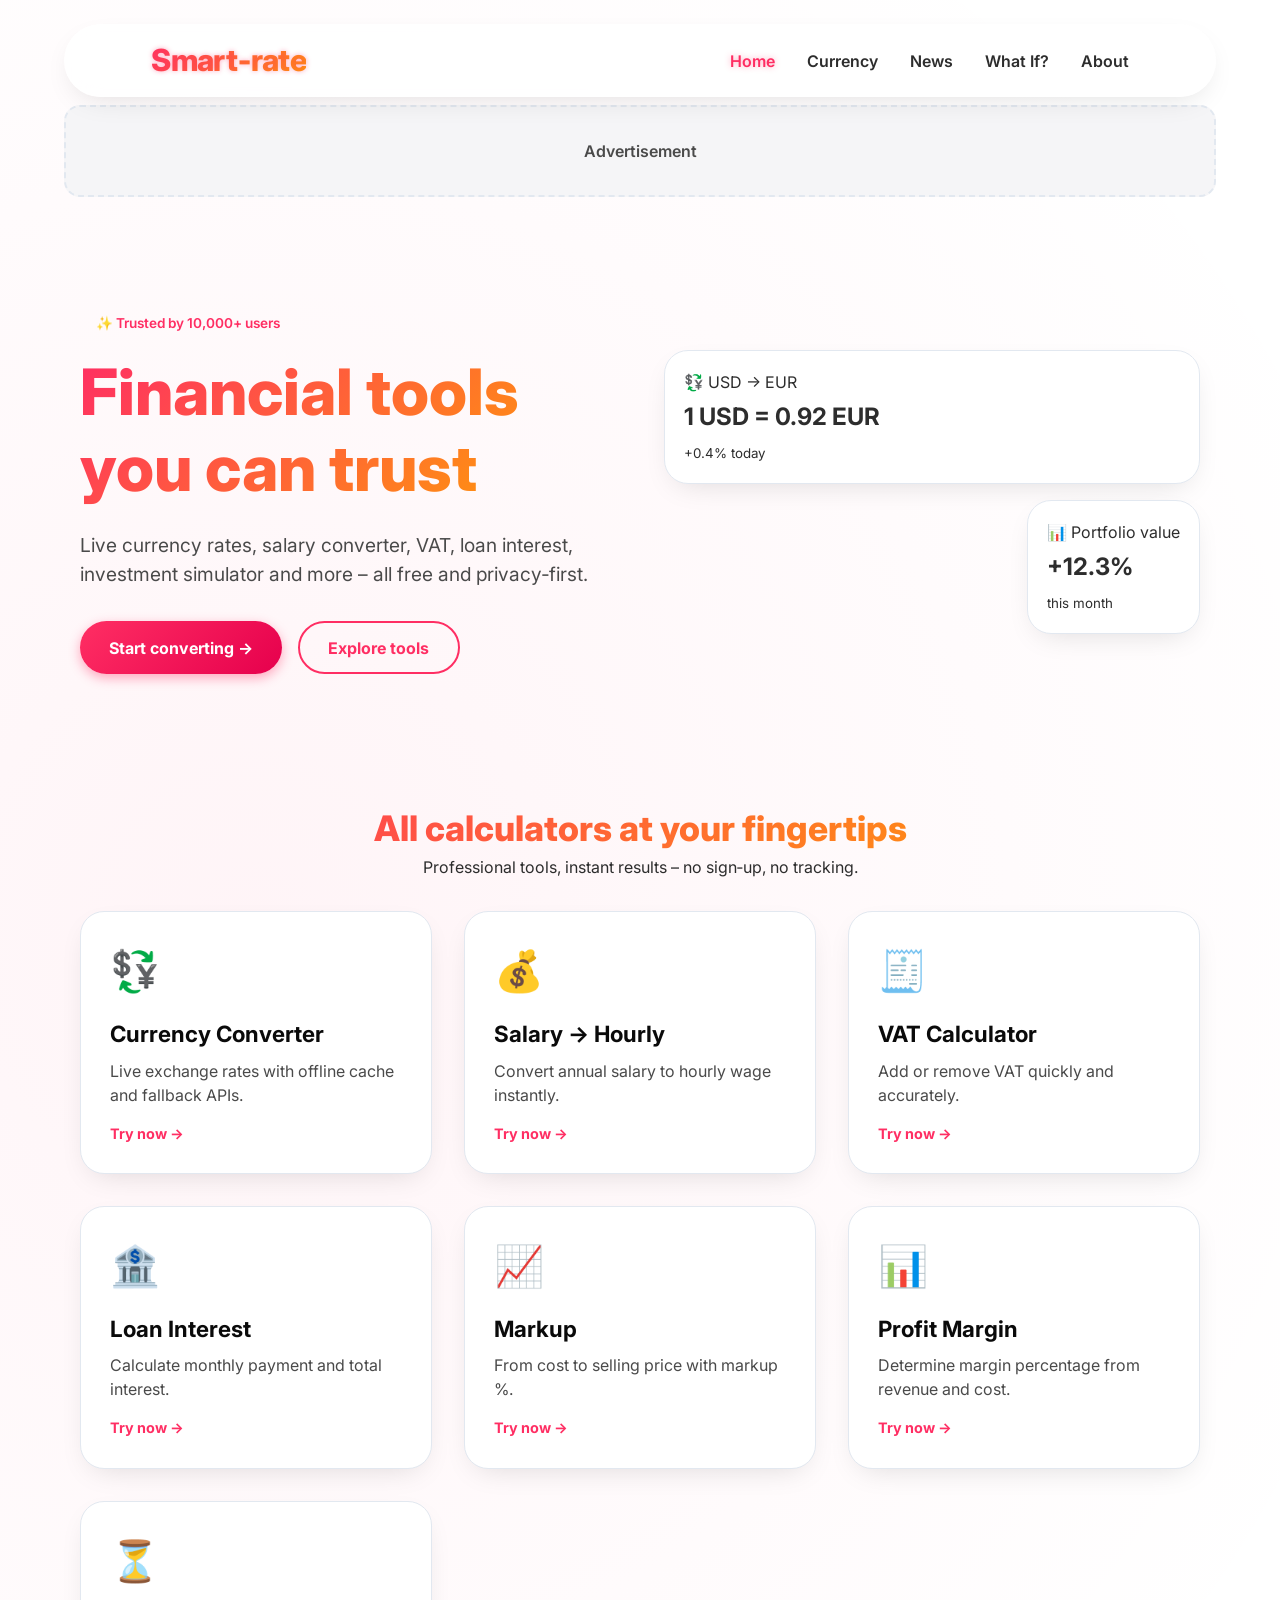
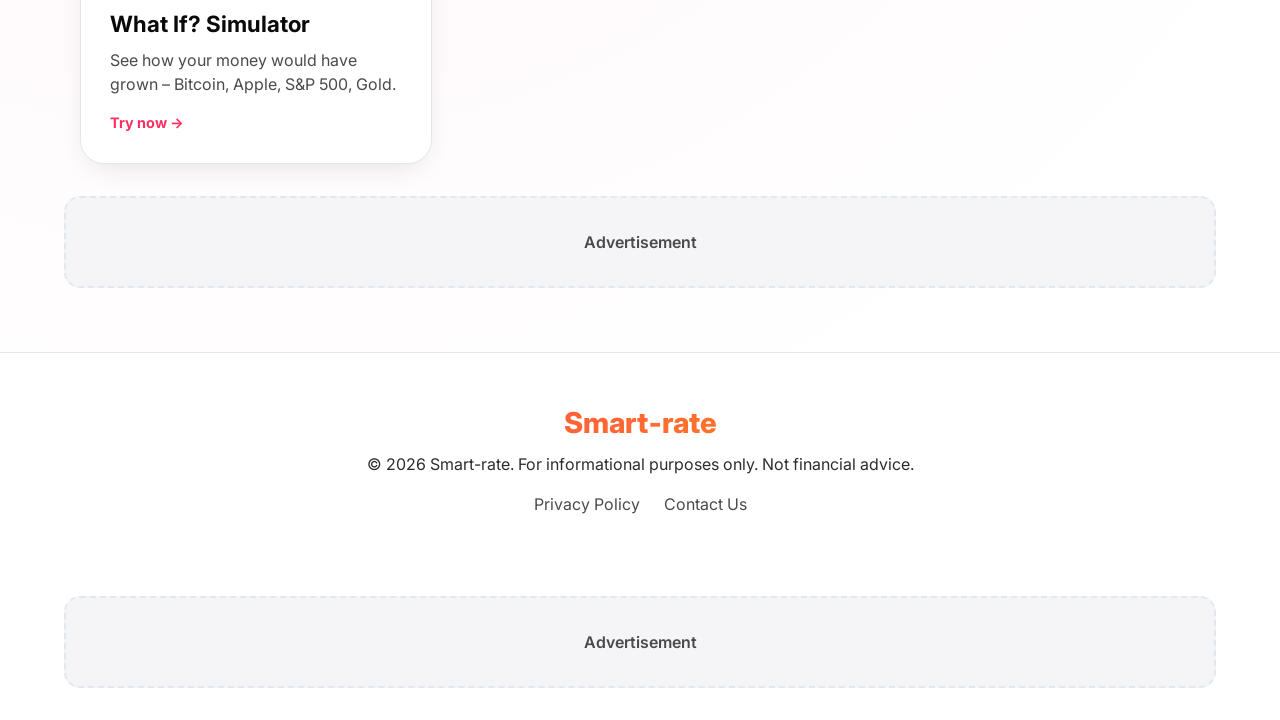
<file: index.html>
<!DOCTYPE html>
<html lang="en">
<head>
    <meta charset="UTF-8">
    <meta name="viewport" content="width=device-width, initial-scale=1.0, viewport-fit=cover">
    <title>Smart-rate – Intelligent Financial Tools</title>
    <meta name="description" content="Smart-rate: free currency converter, salary to hourly, VAT, loan interest, markup, profit margin and investment simulator. Clean, fast, privacy-first.">
    <link rel="canonical" href="https://www.smart-rate.com/">
    <meta property="og:title" content="Smart-rate – Financial Tools">
    <meta property="og:description" content="Free currency converter, financial calculators and investment simulator.">
    <meta name="keywords" content="currency converter, financial calculators, salary to hourly, VAT calculator, loan interest calculator, markup calculator, profit margin, investment simulator, crypto news, free finance tools">
    <meta property="og:type" content="website">
    <meta property="og:url" content="https://www.smart-rate.com/">
    <meta property="og:image" content="https://www.smart-rate.com/assets/og-image.png">
    <!-- ADSENSE_VERIFICATION_CODE_HERE -->
    <link rel="preconnect" href="https://fonts.googleapis.com">
    <link rel="preconnect" href="https://fonts.gstatic.com" crossorigin>
    <link href="https://fonts.googleapis.com/css2?family=Inter:opsz,wght@14..32,300;14..32,400;14..32,500;14..32,600;14..32,700;14..32,800&display=swap" rel="stylesheet">
    <link rel="stylesheet" href="style.css">
</head>
<body>
   

    <header>
        <div class="container header-container">
            <div class="brand">Smart‑rate</div>
            <nav class="main-nav">
                <ul>
                    <li><a href="index.html" class="active">Home</a></li>
                    <li><a href="currency.html">Currency</a></li>
                    <li><a href="news.html">News</a></li>
                    <li><a href="whatif.html">What If?</a></li>
                    <li><a href="about.html">About</a></li>
                </ul>
            </nav>
            <div class="kebab-menu">
                <button class="kebab-button" id="kebabToggle" aria-label="Menu">☰</button>
                <div class="dropdown-content" id="kebabDropdown">
                    <a href="index.html">Home</a>
                    <a href="currency.html">Currency</a>
                    <a href="news.html">News</a>
                    <a href="whatif.html">What If?</a>
                    <a href="about.html">About</a>
                    <a href="privacy.html">Privacy</a>
                    <a href="contact.html">Contact</a>
                </div>
            </div>
        </div>
    </header>

    <main>
        <div class="ad-container"><div class="ad-placeholder ad-top">Advertisement</div></div>

        <section class="hero">
            <div class="container hero-inner">
                <div class="hero-content">
                    <span class="hero-badge">✨ Trusted by 10,000+ users</span>
                    <h1>Financial tools you can trust</h1>
                    <p>Live currency rates, salary converter, VAT, loan interest, investment simulator and more – all free and privacy‑first.</p>
                    <div class="hero-buttons">
                        <a href="currency.html" class="btn btn-primary">Start converting →</a>
                        <a href="#features" class="btn btn-secondary">Explore tools</a>
                    </div>
                </div>
                <div class="hero-visual">
                    <div class="floating-card">
                        <span>💱 USD → EUR</span>
                        <strong>1 USD = 0.92 EUR</strong>
                        <small>+0.4% today</small>
                    </div>
                    <div class="floating-card delay-1">
                        <span>📊 Portfolio value</span>
                        <strong>+12.3%</strong>
                        <small>this month</small>
                    </div>
                </div>
            </div>
        </section>

        <section id="features" class="features container">
            <div class="section-header">
                <h2>All calculators at your fingertips</h2>
                <p>Professional tools, instant results – no sign‑up, no tracking.</p>
            </div>
            <div class="card-grid">
                <div class="card"><div class="card-icon">💱</div><h3><a href="currency.html">Currency Converter</a></h3><p>Live exchange rates with offline cache and fallback APIs.</p><a href="currency.html" class="card-link">Try now →</a></div>
                <div class="card"><div class="card-icon">💰</div><h3><a href="salary.html">Salary → Hourly</a></h3><p>Convert annual salary to hourly wage instantly.</p><a href="salary.html" class="card-link">Try now →</a></div>
                <div class="card"><div class="card-icon">🧾</div><h3><a href="vat.html">VAT Calculator</a></h3><p>Add or remove VAT quickly and accurately.</p><a href="vat.html" class="card-link">Try now →</a></div>
                <div class="card"><div class="card-icon">🏦</div><h3><a href="loan.html">Loan Interest</a></h3><p>Calculate monthly payment and total interest.</p><a href="loan.html" class="card-link">Try now →</a></div>
                <div class="card"><div class="card-icon">📈</div><h3><a href="markup.html">Markup</a></h3><p>From cost to selling price with markup %.</p><a href="markup.html" class="card-link">Try now →</a></div>
                <div class="card"><div class="card-icon">📊</div><h3><a href="margin.html">Profit Margin</a></h3><p>Determine margin percentage from revenue and cost.</p><a href="margin.html" class="card-link">Try now →</a></div>
                <div class="card"><div class="card-icon">⏳</div><h3><a href="whatif.html">What If? Simulator</a></h3><p>See how your money would have grown – Bitcoin, Apple, S&P 500, Gold.</p><a href="whatif.html" class="card-link">Try now →</a></div>
            </div>
        </section>


        <div class="ad-container"><div class="ad-placeholder ad-middle">Advertisement</div></div>
    </main>

    <footer>
        <div class="container footer-content">
            <div class="footer-brand">Smart‑rate</div>
            <p>&copy; 2025 Smart-rate. For informational purposes only. Not financial advice.</p>
            <div class="footer-links">
                <a href="privacy.html">Privacy Policy</a>
                <a href="contact.html">Contact Us</a>
            </div>
        </div>
    </footer>

    <div class="ad-container"><div class="ad-placeholder ad-bottom">Advertisement</div></div>

    <script src="main.js"></script>
</body>
</html>
</file>
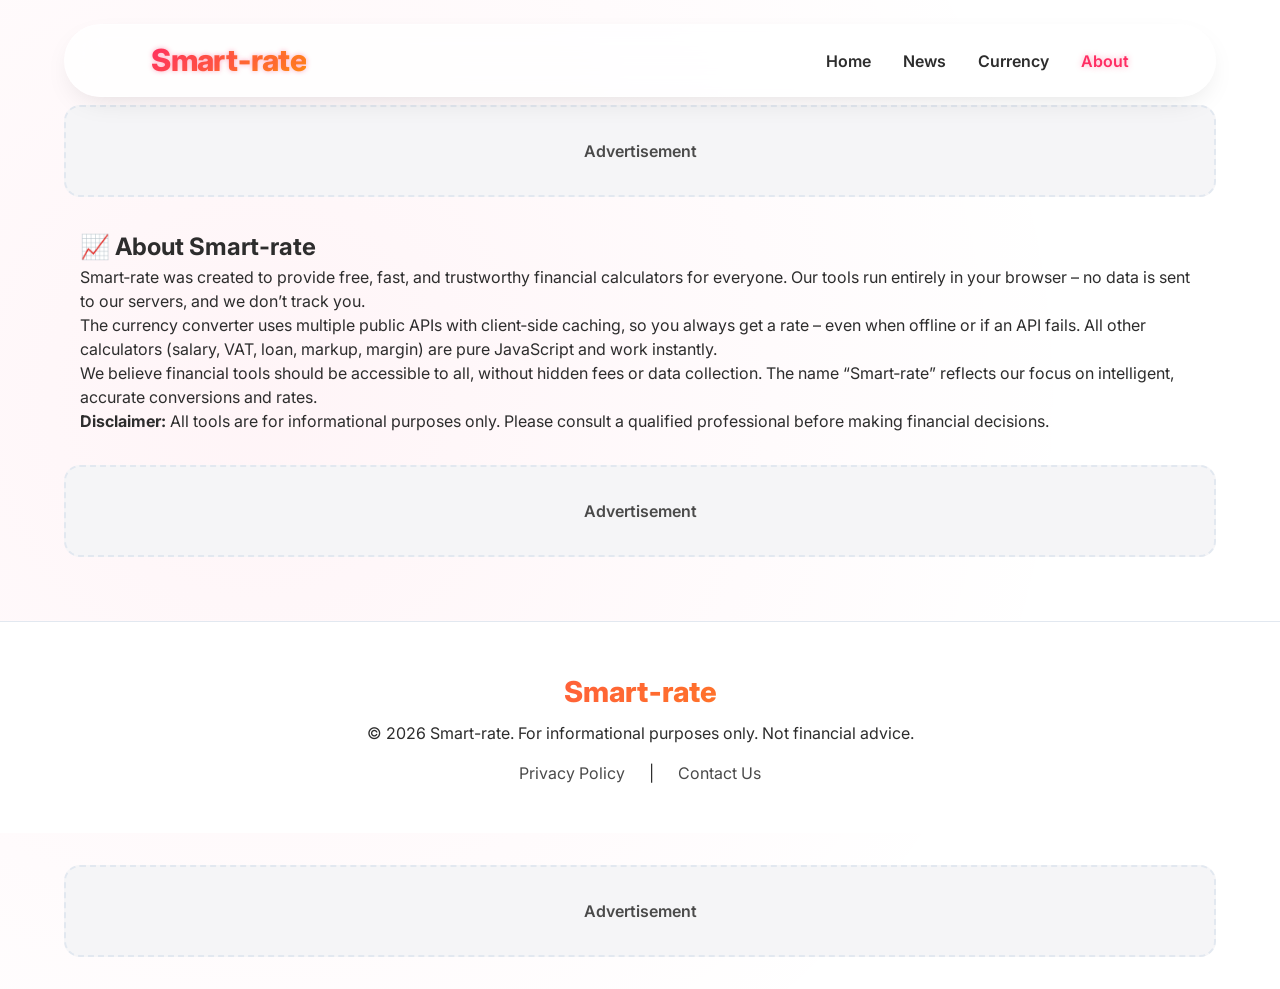
<file: about.html>
<!DOCTYPE html>
<html lang="en">
<head>
    <meta charset="UTF-8">
    <meta name="viewport" content="width=device-width, initial-scale=1.0, viewport-fit=cover">
    <title>About Smart-rate – Our Mission</title>
    <meta name="description" content="Learn about Smart-rate: free financial calculators, currency converter, and our commitment to privacy and accuracy.">
    <link rel="canonical" href="https://www.smart-rate.com/about.html">
    <meta property="og:title" content="About Smart-rate">
    <meta property="og:description" content="Free financial tools with a privacy-first approach.">
    <meta name="keywords" content="currency converter, financial calculators, salary to hourly, VAT calculator, loan interest calculator, markup calculator, profit margin, investment simulator, crypto news, free finance tools">
    <!-- ADSENSE_VERIFICATION_CODE_HERE -->
    <link rel="stylesheet" href="style.css">
    <link href="https://fonts.googleapis.com/css2?family=Inter:opsz,wght@14..32,300;14..32,400;14..32,500;14..32,600;14..32,700;14..32,800&display=swap" rel="stylesheet">
</head>
<body>

    <header>
        <div class="container header-container">
            <div class="brand">Smart‑rate</div>
            <nav class="main-nav">
                <ul>
                  
                    <li><a href="index.html">Home</a></li>
                    <li><a href="news.html">News</a></li>
                    <li><a href="currency.html">Currency</a></li>
                    <li><a href="about.html" class="active">About</a></li>
                </ul>
            </nav>
            <div class="kebab-menu">
                <button class="kebab-button" id="kebabToggle" aria-label="Menu">☰</button>
                <div class="dropdown-content" id="kebabDropdown">
                    <li><a href="index.html">Home</a></li>
                    <a href="news.html">News</a>
                    <a href="about.html">About</a>
                    <a href="privacy.html">Privacy</a>
                    <a href="contact.html">Contact</a>
                </div>
            </div>
        </div>
    </header>

    <main>
        <div class="ad-container"><div class="ad-placeholder ad-top">Advertisement</div></div>

        <section class="container about-content">
            <h1>📈 About Smart-rate</h1>
            <p>Smart‑rate was created to provide free, fast, and trustworthy financial calculators for everyone. Our tools run entirely in your browser – no data is sent to our servers, and we don’t track you.</p>
            <p>The currency converter uses multiple public APIs with client‑side caching, so you always get a rate – even when offline or if an API fails. All other calculators (salary, VAT, loan, markup, margin) are pure JavaScript and work instantly.</p>
            <p>We believe financial tools should be accessible to all, without hidden fees or data collection. The name “Smart‑rate” reflects our focus on intelligent, accurate conversions and rates.</p>
            <p><strong>Disclaimer:</strong> All tools are for informational purposes only. Please consult a qualified professional before making financial decisions.</p>
        </section>

        <div class="ad-container"><div class="ad-placeholder ad-middle">Advertisement</div></div>
    </main>

    <footer>
        <div class="container footer-content">
            <div class="footer-brand">Smart‑rate</div>
            <p>&copy; 2025 Smart-rate. For informational purposes only. Not financial advice.</p>
            <div class="footer-links">
                <a href="privacy.html">Privacy Policy</a> | 
                <a href="contact.html">Contact Us</a>
            </div>
        </div>
    </footer>

    <div class="ad-container"><div class="ad-placeholder ad-bottom">Advertisement</div></div>

    <script src="main.js"></script>
</body>
</html>
</file>
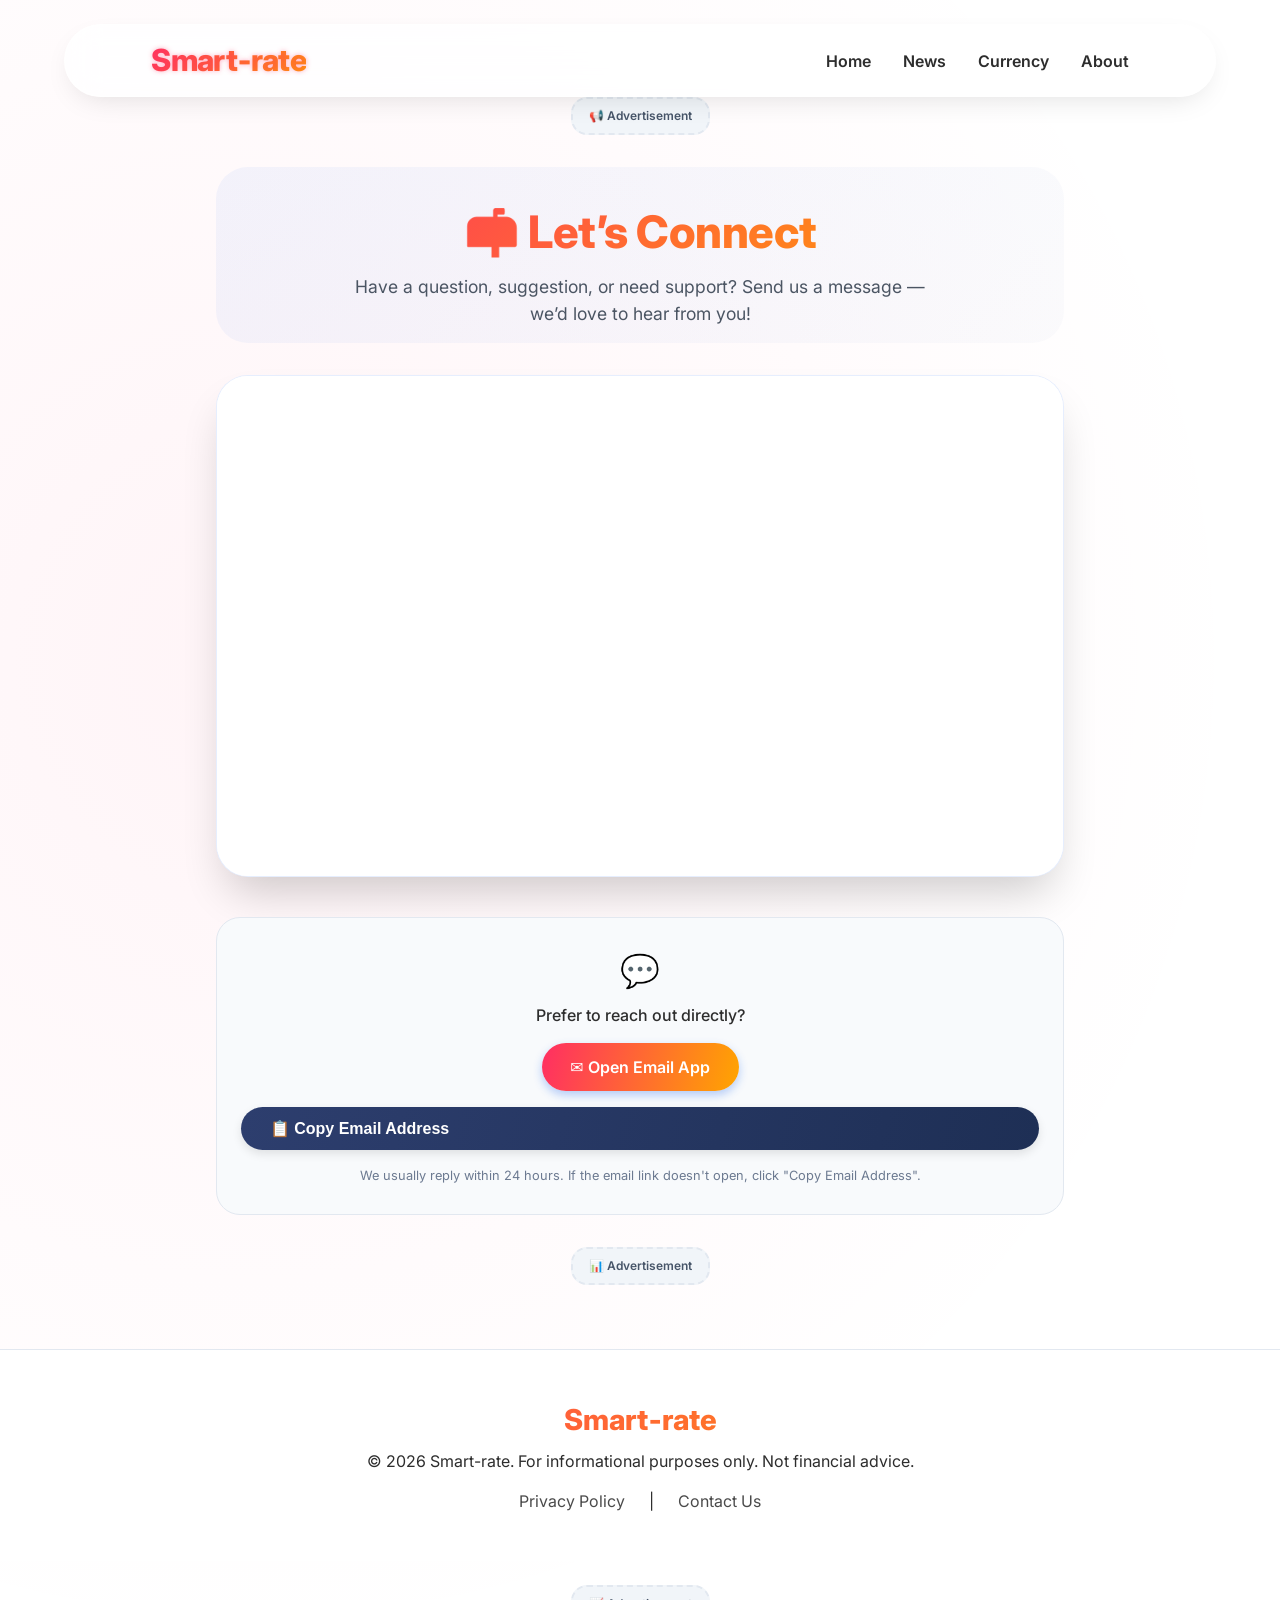
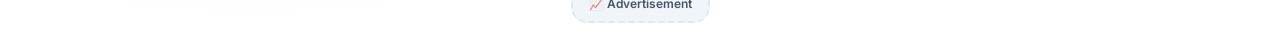
<file: contact.html>
<!DOCTYPE html>
<html lang="en">
<head>
    <meta charset="UTF-8">
    <meta name="viewport" content="width=device-width, initial-scale=1.0, viewport-fit=cover">
    <title>Contact Us – Smart-rate</title>
    <meta name="description" content="Get in touch with Smart-rate. Use our contact form to send us your questions or feedback.">
    <link rel="canonical" href="https://www.smart-rate.com/contact.html">
    <meta property="og:title" content="Contact Us – Smart-rate">
    <meta property="og:description" content="We'd love to hear from you.">
    <meta name="keywords" content="currency converter, financial calculators, salary to hourly, VAT calculator, loan interest calculator, markup calculator, profit margin, investment simulator, crypto news, free finance tools">
    <!-- ADSENSE_VERIFICATION_CODE_HERE -->
    <link rel="stylesheet" href="style.css">
    <link href="https://fonts.googleapis.com/css2?family=Inter:opsz,wght@14..32,300;14..32,400;14..32,500;14..32,600;14..32,700;14..32,800&display=swap" rel="stylesheet">
    <style>
        /* Additional modern styling for the contact page – enhances without breaking existing */
        .contact-hero {
            text-align: center;
            margin-bottom: 2rem;
            padding: 2rem 1rem 1rem;
            background: linear-gradient(135deg, rgba(15, 94, 240, 0.05), rgba(30, 58, 138, 0.02));
            border-radius: 2rem;
        }
        .contact-hero h1 {
            font-size: 2.8rem;
            font-weight: 800;
            background:linear-gradient(135deg, var(--primary), var(--accent));
            -webkit-background-clip: text;
            background-clip: text;
            color: transparent;
            margin-bottom: 0.5rem;
            letter-spacing: -0.01em;
        }
        .contact-hero p {
            font-size: 1.1rem;
            color: #4b5563;
            max-width: 600px;
            margin: 0 auto;
            line-height: 1.5;
        }
        .contact-card {
            background: #ffffff;
            border-radius: 2rem;
            box-shadow: 0 25px 45px -12px rgba(0, 0, 0, 0.2);
            overflow: hidden;
            transition: transform 0.2s ease, box-shadow 0.2s ease;
            border: 1px solid rgba(15, 94, 240, 0.1);
        }
        .contact-card:hover {
            transform: translateY(-5px);
            box-shadow: 0 30px 55px -12px rgba(0, 0, 0, 0.25);
        }
        .form-iframe {
            width: 100%;
            height: 500px;
            border: none;
            display: block;
            background: #fff;
        }
        .email-section {
            margin-top: 2.5rem;
            text-align: center;
            background: #f8fafc;
            padding: 1.8rem 1.5rem;
            border-radius: 1.5rem;
            border: 1px solid #e2e8f0;
            transition: all 0.2s;
        }
        .email-section:hover {
            border-color: #0f5ef0;
            box-shadow: 0 8px 20px rgba(0, 0, 0, 0.05);
        }
        .email-icon {
            font-size: 2rem;
            margin-bottom: 0.5rem;
            display: inline-block;
        }
        .email-actions {
            display: flex;
            flex-wrap: wrap;
            justify-content: center;
            gap: 1rem;
            margin-top: 1rem;
        }
        .email-link, .copy-email-btn {
            display: inline-flex;
            align-items: center;
            gap: 0.5rem;
            background: linear-gradient(105deg, var(--primary), var(--accent));
            color: white;
            padding: 0.75rem 1.8rem;
            border-radius: 3rem;
            text-decoration: none;
            font-weight: 600;
            font-size: 1rem;
            transition: all 0.2s;
            box-shadow: 0 4px 10px rgba(15, 94, 240, 0.3);
            border: none;
            cursor: pointer;
        }
        .copy-email-btn {
            background: linear-gradient(105deg, #2d3e6e, #1e2f55);
            box-shadow: 0 4px 10px rgba(0, 0, 0, 0.1);
        }
        .email-link:hover, .copy-email-btn:hover {
            transform: translateY(-2px);
            filter: brightness(1.05);
            box-shadow: 0 8px 18px rgba(15, 94, 240, 0.4);
        }
        .copy-email-btn:hover {
            box-shadow: 0 8px 18px rgba(0, 0, 0, 0.15);
        }
        .copy-feedback {
            font-size: 0.8rem;
            margin-top: 0.8rem;
            color: #0f5ef0;
            font-weight: 500;
            opacity: 0;
            transition: opacity 0.2s;
        }
        .help-text-small {
            font-size: 0.8rem;
            color: #6c7a91;
            margin-top: 1rem;
        }
        @media (max-width: 640px) {
            .contact-hero h1 { font-size: 2rem; }
            .contact-hero p { font-size: 1rem; }
            .email-actions { flex-direction: column; align-items: center; }
            .email-link, .copy-email-btn { width: 80%; justify-content: center; }
        }
        .ad-container {
            margin: 1.5rem auto;
            text-align: center;
        }
        .ad-placeholder {
            display: inline-block;
            background: #f1f5f9;
            padding: 0.5rem 1rem;
            border-radius: 1rem;
            font-size: 0.75rem;
            color: #475569;
        }
    </style>
</head>
<body>

    <header>
        <div class="container header-container">
            <div class="brand">Smart‑rate</div>
            <nav class="main-nav">
                <ul>
                    <li><a href="index.html">Home</a></li>
                    <li><a href="news.html">News</a></li>
                    <li><a href="currency.html">Currency</a></li>
                    <li><a href="about.html">About</a></li>
                </ul>
            </nav>
            <div class="kebab-menu">
                <button class="kebab-button" id="kebabToggle" aria-label="Menu">☰</button>
                <div class="dropdown-content" id="kebabDropdown">
                    <li><a href="index.html">Home</a></li>
                    <a href="news.html">News</a>
                    <a href="whatif.html"> What if?</a>
                    <a href="about.html">About</a>
                    <a href="privacy.html">Privacy</a>
                    <a href="contact.html">Contact</a>
                </div>
            </div>
        </div>
    </header>

    <main>
        <!-- AD_UNIT_TOP -->
        <div class="ad-container"><div class="ad-placeholder ad-top">📢 Advertisement</div></div>

        <section class="container" style="max-width: 880px; margin: 2rem auto; padding: 0 1rem;">
            <div class="contact-hero">
                <h1>📬 Let’s Connect</h1>
                <p>Have a question, suggestion, or need support? Send us a message — we’d love to hear from you!</p>
            </div>

            <div class="contact-card">
                <iframe class="form-iframe" 
                        src="https://docs.google.com/forms/d/e/1FAIpQLSf4TpMv0Fe0uz89ToiiHpSOrl8ENUjW6ib-OUjvIMC5exZP5g/viewform?embedded=true" 
                        title="Contact Form"
                        loading="lazy">
                    Loading…
                </iframe>
            </div>

            <div class="email-section">
                <div class="email-icon">💬</div>
                <p style="font-weight: 500; margin-bottom: 0.5rem;">Prefer to reach out directly?</p>
                <div class="email-actions">
                    <a href="mailto:smartrate899@gmail.com" class="email-link">✉️ Open Email App</a>
                    <button class="copy-email-btn" id="copyEmailBtn">📋 Copy Email Address</button>
                </div>
                <div id="copyFeedback" class="copy-feedback"></div>
                <p class="help-text-small">We usually reply within 24 hours. If the email link doesn't open, click "Copy Email Address".</p>
            </div>
        </section>

        <!-- AD_UNIT_MIDDLE -->
        <div class="ad-container"><div class="ad-placeholder ad-middle">📊 Advertisement</div></div>
    </main>

    <footer>
        <div class="container footer-content">
            <div class="footer-brand">Smart‑rate</div>
            <p>&copy; 2025 Smart-rate. For informational purposes only. Not financial advice.</p>
            <div class="footer-links">
                <a href="privacy.html">Privacy Policy</a> | 
                <a href="contact.html">Contact Us</a>
            </div>
        </div>
    </footer>

    <div class="ad-container"><div class="ad-placeholder ad-bottom">📈 Advertisement</div></div>

    <script src="main.js"></script>
    <script>
        // Make email copy functional without breaking existing main.js
        (function() {
            const copyBtn = document.getElementById('copyEmailBtn');
            const feedback = document.getElementById('copyFeedback');
            const email = 'smartrate899@gmail.com';
            
            if (copyBtn) {
                copyBtn.addEventListener('click', async function() {
                    try {
                        await navigator.clipboard.writeText(email);
                        feedback.textContent = '✅ Email copied to clipboard!';
                        feedback.style.opacity = '1';
                        setTimeout(() => {
                            feedback.style.opacity = '0';
                        }, 2000);
                    } catch (err) {
                        // Fallback for older browsers
                        const textarea = document.createElement('textarea');
                        textarea.value = email;
                        document.body.appendChild(textarea);
                        textarea.select();
                        document.execCommand('copy');
                        document.body.removeChild(textarea);
                        feedback.textContent = '✅ Email copied!';
                        feedback.style.opacity = '1';
                        setTimeout(() => {
                            feedback.style.opacity = '0';
                        }, 2000);
                    }
                });
            }
        })();
    </script>
</body>
</html>
</file>
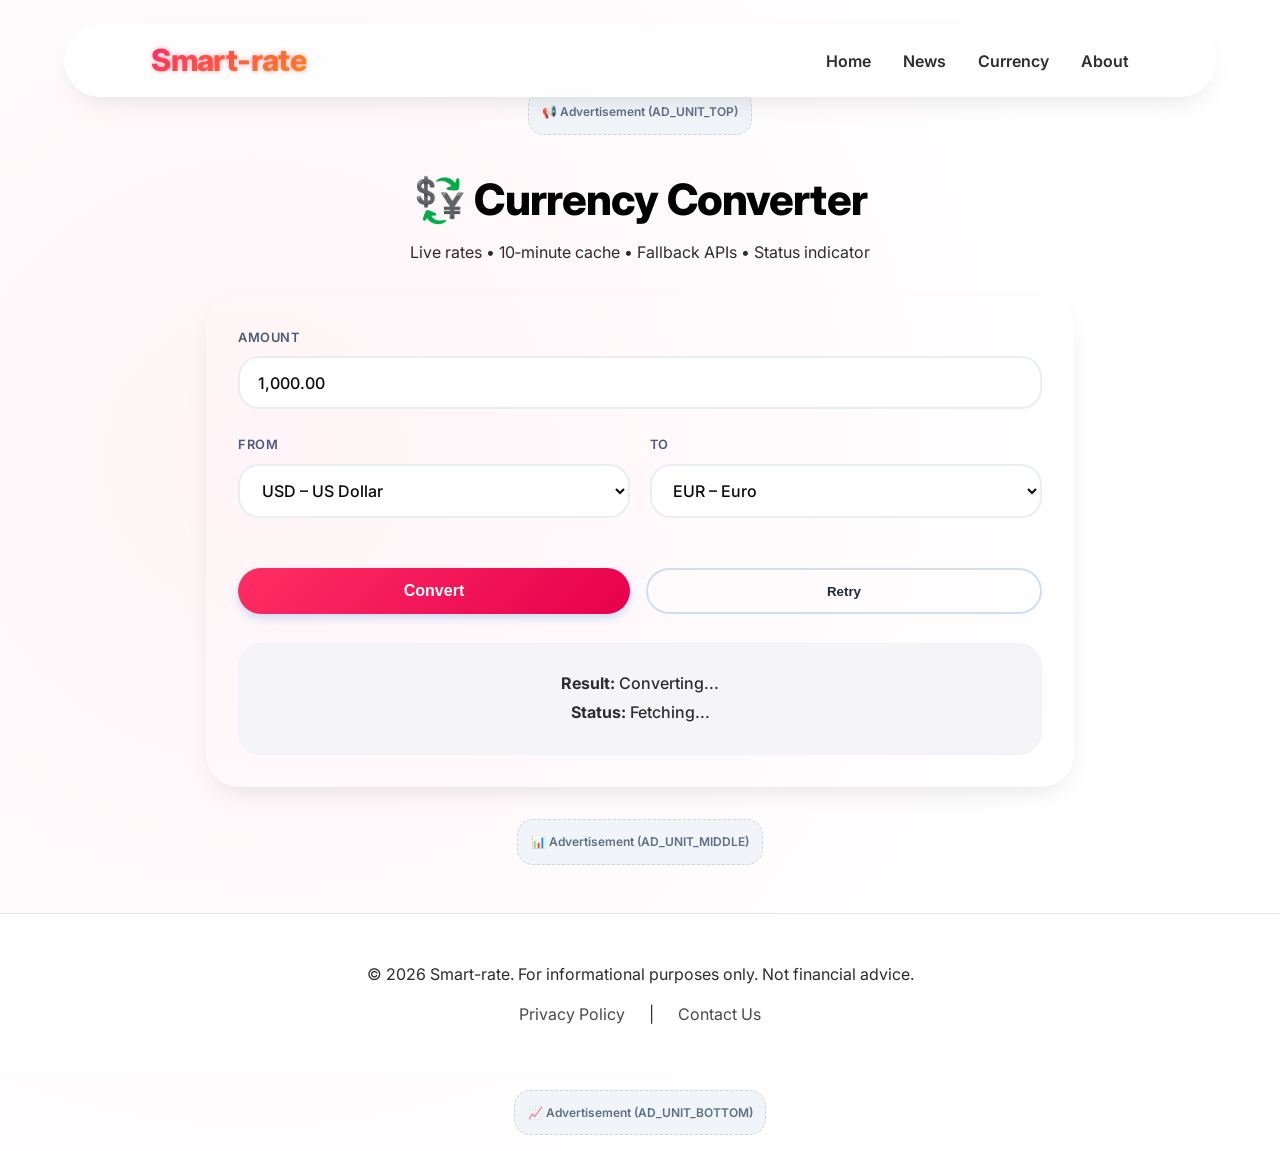
<file: currency.html>
<!DOCTYPE html>
<html lang="en">
<head>
    <meta charset="UTF-8">
    <meta name="viewport" content="width=device-width, initial-scale=1.0, viewport-fit=cover">
    <title>Currency Converter – Smart-rate</title>
    <meta name="description" content="Free currency converter using multiple APIs. Live rates, 10‑minute cache, fallback support, and status indicator.">
    <link rel="canonical" href="https://www.smart-rate.com/currency.html">
    <meta property="og:title" content="Currency Converter – Smart-rate">
    <meta property="og:description" content="Live exchange rates with caching and fallback. Reliable and private.">
    <link rel="preconnect" href="https://fonts.googleapis.com">
    <link rel="preconnect" href="https://fonts.gstatic.com" crossorigin>
    <link href="https://fonts.googleapis.com/css2?family=Inter:opsz,wght@400;500;600;700;800&display=swap" rel="stylesheet">
    <link rel="stylesheet" href="style.css">
    <style>
        /* ===== CSS VARIABLES FOR GRADIENT COLORS ===== */
      

        /* ===== GLOBAL DESIGN – CLEAN, PROFESSIONAL, MODERN ===== */
        * {
            margin: 0;
            padding: 0;
            box-sizing: border-box;
        }

        body {
            font-family: 'Inter', system-ui, -apple-system, 'Segoe UI', Roboto, Helvetica, sans-serif;

            
        }

    

        .btn-secondary {
            background: transparent;
            border-color: #cfdfed;
            color: #1e293b;
        }

        .btn-secondary:hover {
            border-color: #2c7be5;
            color: #2c7be5;
            background: rgba(44, 123, 229, 0.06);
        }

        .status-idle { background: #e9ecef; color: #2c3e50; }
        .status-cached { background: #fff3e0; color: #b45f06; }
        .status-offline { background: #ffe6e5; color: #b91c1c; }
        .help-text {
            background: #f2f5fa;
            color: #1e293b;
        }
        .help-text code {
            background: #e2e8f0;
            color: #1e293b;
        }

        .currency-page {
            max-width: 900px;
            margin: 2rem auto;
            padding: 0 1rem;
        }
        .text-primary {
            text-align: center;
            margin-bottom: 2rem;
        }
        .text-primary h1 {
            font-size: 2.7rem;
            font-weight: 800;
            -webkit-background-clip: text;
            background-clip: text;
            color: black;
            margin-bottom: 0.5rem;
            letter-spacing: -0.02em;
        }
        .currency-header p {
            color:linear-gradient(135deg, var(--primary), var(--primary-dark)) ;
            font-size: 1rem;
            font-weight: 450;
        }
        .converter-card {
            border-radius: 2rem;
            box-shadow: 0 25px 40px -12px rgba(0, 0, 0, 0.12);
            padding: 2rem;
            box-shadow: var(--card-shadow);
            transition: transform 0.2s, box-shadow 0.2s;
        }
        .converter-card:hover {
            transform: translateY(-3px);
            box-shadow: 0 30px 45px -15px rgba(0, 0, 0, 0.15);
        }
        .form-group {
            margin-bottom: 1.6rem;
        }
        .form-group label {
            display: block;
            font-weight: 600;
            font-size: 0.8rem;
            text-transform: uppercase;
            letter-spacing: 0.6px;
            margin-bottom: 0.6rem;
            color: #4a5b7a;
        }
        .form-group input,
        .form-group select {
            width: 100%;
            padding: 0.9rem 1.1rem;
            border: 2px solid #e9eef3;
            border-radius: 1.3rem;
            font-size: 1rem;
            font-weight: 500;
            transition: all 0.2s;
            outline: none;
            font-family: 'Inter', monospace;
        }
        .double-group {
            display: flex;
            gap: 1.2rem;
            flex-wrap: wrap;
        }
        .double-group .form-group {
            flex: 1;
        }
        .button-group {
            display: flex;
            gap: 1rem;
            margin: 1.5rem 0 0.8rem;
        }
        .btn-primary {
            background: linear-gradient(135deg, var(--primary), var(--primary-dark));
            border: none;
            padding: 0.85rem 1.6rem;
            border-radius: 2.8rem;
            font-weight: 700;
            font-size: 1rem;
            color: white;
            cursor: pointer;
            transition: all 0.2s;
            flex: 1;
            box-shadow: 0 4px 8px rgba(0, 100, 230, 0.2);
        }
        .btn-primary:hover {
            transform: translateY(-2px);
            
            box-shadow: 0 12px 22px -8px rgba(30, 102, 245, 0.4);
        }
        .btn-secondary {
            border: 2px solid #cfdfed;
            padding: 0.85rem 1.6rem;
            border-radius: 2.8rem;
            font-weight: 600;
            cursor: pointer;
            transition: 0.2s;
            flex: 1;
        }
        .result-area {
            border-radius: 1.5rem;
            padding: 1.4rem;
            margin-top: 1.8rem;
            text-align: center;
            border: 1px solid #eef2ff;
        }
        .result-area p {
            margin: 0.3rem 0;
        }
        .status-badge {
            display: inline-block;
            padding: 0.25rem 0.9rem;
            border-radius: 2rem;
            font-size: 0.75rem;
            font-weight: 700;
            letter-spacing: 0.3px;
        }
        .info-message {
            font-size: 0.75rem;
            color: #5f7f9e;
        }
       
        @media (max-width: 640px) {
            .currency-header h1 { font-size: 2rem; }
            .converter-card { padding: 1.5rem; }
            .button-group { flex-direction: column; gap: 0.6rem; }
            .double-group { flex-direction: column; gap: 0.8rem; }
        }

        .ad-placeholder {
            background: #f1f5f9;
            text-align: center;
            padding: 0.8rem;
            margin: 1rem auto;
            border-radius: 1rem;
            font-size: 0.75rem;
            color: #5c6f87;
            max-width: 90%;
            width: fit-content;
            margin-left: auto;
            margin-right: auto;
            border: 1px dashed #cbd5e1;
        }
        .ad-top, .ad-middle, .ad-bottom {
            max-width: 800px;
        }
        footer {
            margin-top: 3rem;
        }
    </style>
</head>
<body>
    <header>
        <div class="container header-container">
            <div class="brand">Smart-rate</div>
            <nav class="main-nav">
                <ul>
                    <li><a href="index.html">Home</a></li>
                    <li><a href="news.html">News</a></li>
                    <li><a href="currency.html">Currency</a></li>
                    <li><a href="about.html">About</a></li>
                
                </ul>
            </nav>
            <div class="kebab-menu">
                <button class="kebab-button" aria-label="Menu" id="kebabToggle">&#8942;</button>
                <div class="dropdown-content" id="kebabDropdown">
                    <a href="index.html">Home</a>
                    <a href="news.html">News</a>

                    <a href="about.html">About</a>
                    <a href="privacy.html">Privacy</a>
                    <a href="contact.html">Contact</a>
                </div>
            </div>
        </div>
    </header>

    <main>
        <div class="ad-placeholder ad-top">📢 Advertisement (AD_UNIT_TOP)</div>

        <div class="container currency-page">
            <div class="text-primary">
                <h1>💱 Currency Converter</h1>
                <p>Live rates • 10‑minute cache • Fallback APIs • Status indicator</p>
            </div>

            <div class="converter-card">
                <div class="form-group">
                    <label for="amount">Amount</label>
                    <input type="text" id="amount" value="1000.00" placeholder="Enter amount" inputmode="decimal">
                </div>

                <div class="double-group">
                    <div class="form-group">
                        <label for="fromCurrency">From</label>
                        <select id="fromCurrency">
                            <option value="USD" selected>USD – US Dollar</option>
                            <option value="EUR">EUR – Euro</option>
                            <option value="GBP">GBP – British Pound</option>
                            <option value="JPY">JPY – Japanese Yen</option>
                            <option value="CAD">CAD – Canadian Dollar</option>
                            <option value="AUD">AUD – Australian Dollar</option>
                            <option value="CHF">CHF – Swiss Franc</option>
                            <option value="CNY">CNY – Chinese Yuan</option>
                            <option value="INR">INR – Indian Rupee</option>
                            <option value="NGN">NGN – Nigerian Naira</option>
                            <option value="BRL">BRL – Brazilian Real</option>
                            <option value="ZAR">ZAR – South African Rand</option>
                            <option value="RUB">RUB – Russian Ruble</option>    
                            <option value="MXN">MXN – Mexican Peso</option>
                            <option value="KRW">KRW – South Korean Won</option>
                            <option value="TRY">TRY – Turkish Lira</option>
                            <option value="SEK">SEK – Swedish Krona</option>
                            <option value="NOK">NOK – Norwegian Krone</option>
                            <option value="DKK">DKK – Danish Krone</option>
                            <option value="PLN">PLN – Polish Zloty</option>
                            <option value="TWD">TWD – New Taiwan Dollar</option>
                            <option value="HKD">HKD – Hong Kong Dollar</option>
                            <option value="SAR">SAR – Saudi Riyal</option>
                            <option value="AED">AED – UAE Dirham</option>
                            <option value="QAR">QAR – Qatari Riyal</option>
                            <option value="KWD">KWD – Kuwaiti Dinar</option>
                            <option value="OMR">OMR – Omani Rial</option>
                            <option value="BHD">BHD – Bahraini Dinar</option>
                            <option value="EGP">EGP – Egyptian Pound</option>
                            <option value="LKR">LKR – Sri Lankan Rupee</option>
                            <option value="VND">VND – Vietnamese Dong</option>
                            <option value="THB">THB – Thai Baht</option>
                            <option value="MYR">MYR – Malaysian Ringgit</option>
                            <option value="IDR">IDR – Indonesian Rupiah</option>
                        </select>
                    </div>
                    <div class="form-group">
                        <label for="toCurrency">To</label>
                        <select id="toCurrency">
                            <option value="USD">USD – US Dollar</option>
                            <option value="EUR" selected>EUR – Euro</option>
                            <option value="GBP">GBP – British Pound</option>
                            <option value="JPY">JPY – Japanese Yen</option>
                            <option value="CAD">CAD – Canadian Dollar</option>
                            <option value="AUD">AUD – Australian Dollar</option>
                            <option value="CHF">CHF – Swiss Franc</option>
                            <option value="CNY">CNY – Chinese Yuan</option>
                            <option value="INR">INR – Indian Rupee</option>
                            <option value="NGN">NGN – Nigerian Naira</option>
                            <option value="BRL">BRL – Brazilian Real</option>
                            <option value="ZAR">ZAR – South African Rand</option>
                            <option value="RUB">RUB – Russian Ruble</option>    
                            <option value="MXN">MXN – Mexican Peso</option>
                            <option value="KRW">KRW – South Korean Won</option>
                            <option value="TRY">TRY – Turkish Lira</option>
                            <option value="SEK">SEK – Swedish Krona</option>
                            <option value="NOK">NOK – Norwegian Krone</option>
                            <option value="DKK">DKK – Danish Krone</option>
                            <option value="PLN">PLN – Polish Zloty</option>
                            <option value="TWD">TWD – New Taiwan Dollar</option>
                            <option value="HKD">HKD – Hong Kong Dollar</option>
                            <option value="SAR">SAR – Saudi Riyal</option>
                            <option value="AED">AED – UAE Dirham</option>
                            <option value="QAR">QAR – Qatari Riyal</option>
                            <option value="KWD">KWD – Kuwaiti Dinar</option>
                            <option value="OMR">OMR – Omani Rial</option>
                            <option value="BHD">BHD – Bahraini Dinar</option>
                            <option value="EGP">EGP – Egyptian Pound</option>
                            <option value="LKR">LKR – Sri Lankan Rupee</option>
                            <option value="VND">VND – Vietnamese Dong</option>
                            <option value="THB">THB – Thai Baht</option>
                            <option value="MYR">MYR – Malaysian Ringgit</option>
                            <option value="IDR">IDR – Indonesian Rupiah</option>
                        </select>
                    </div>
                </div>

                <div class="button-group">
                    <button id="convertBtn" class="btn-primary">Convert</button>
                    <button id="retryBtn" class="btn-secondary">Retry</button>
                </div>

                <div class="result-area">
                    <p><strong>Result:</strong> <span id="conversionResult">—</span></p>
                    <p><strong>Status:</strong> <span id="apiStatus" class="status-badge status-idle">Idle</span></p>
                    <p id="cacheMessage" class="info-message" style="font-size:0.8rem; margin-top:0.5rem;"></p>
                </div>
            </div>

           
        </div>

        <div class="ad-placeholder ad-middle">📊 Advertisement (AD_UNIT_MIDDLE)</div>
    </main>

    <footer>
        <div class="container footer-content">
            <p>&copy; 2025 Smart-rate. For informational purposes only. Not financial advice.</p>
            <p class="footer-links">
                <a href="/privacy.html">Privacy Policy</a> | 
                <a href="/contact.html">Contact Us</a>
            </p>
        </div>
    </footer>

    <script src="main.js"></script>
    <script src="currency.js"></script>
    
    <script>
        (function() {
            // DOM elements
            const amountInput = document.getElementById('amount');
            const fromSelect = document.getElementById('fromCurrency');
            const toSelect = document.getElementById('toCurrency');
            const convertBtn = document.getElementById('convertBtn');
            const retryBtn = document.getElementById('retryBtn');
            const conversionResultSpan = document.getElementById('conversionResult');
            const apiStatusSpan = document.getElementById('apiStatus');
            const cacheMessageSpan = document.getElementById('cacheMessage');

            // Helper: format number with commas (thousands separator)
            function formatNumberWithCommas(value) {
                if (value === undefined || value === null || isNaN(value)) return '0.00';
                let num = parseFloat(value);
                if (isNaN(num)) return '0.00';
                return num.toLocaleString('en-US', {
                    minimumFractionDigits: 2,
                    maximumFractionDigits: 6,
                    useGrouping: true
                });
            }

            // Parse formatted string back to raw number (remove commas)
            function parseFormattedNumber(formattedStr) {
                if (!formattedStr) return 0;
                let cleaned = formattedStr.replace(/,/g, '');
                let num = parseFloat(cleaned);
                return isNaN(num) ? 0 : num;
            }

            // Apply formatting on blur (only when user leaves the field)
            function formatAmountOnBlur() {
                let rawValue = amountInput.value;
                let num = parseFormattedNumber(rawValue);
                if (isNaN(num)) num = 0;
                amountInput.value = formatNumberWithCommas(num);
            }

            // When the field gets focus, remove formatting for easy editing
            function clearFormattingOnFocus() {
                let num = parseFormattedNumber(amountInput.value);
                if (!isNaN(num)) {
                    amountInput.value = num.toString();
                }
            }

            amountInput.addEventListener('blur', formatAmountOnBlur);
            amountInput.addEventListener('focus', clearFormattingOnFocus);
            
            // Initial format
            formatAmountOnBlur();

            // --- API & caching logic ---
            const CACHE_KEY = 'smartrate_currency_cache';
            const CACHE_TTL = 10 * 60 * 1000;

            let currentRate = null;
            let lastFromCurrency = null;
            let lastToCurrency = null;

            function setStatus(statusType, message) {
                let className = 'status-idle';
                if (statusType === 'cached') className = 'status-cached';
                else if (statusType === 'offline') className = 'status-offline';
                else className = 'status-idle';
                apiStatusSpan.className = `status-badge ${className}`;
                apiStatusSpan.textContent = message;
            }

            function setCacheMessage(msg) {
                cacheMessageSpan.textContent = msg;
            }

            async function fetchRateWithFallback(from, to, retries = 2) {
                const endpoints = [
                    `https://api.exchangerate.host/convert?from=${from}&to=${to}`,
                    `https://api.frankfurter.app/latest?from=${from}&to=${to}`,
                    `https://open.er-api.com/v6/latest/${from}`
                ];
                
                for (let attempt = 0; attempt <= retries; attempt++) {
                    for (let epIdx = 0; epIdx < endpoints.length; epIdx++) {
                        try {
                            const url = endpoints[epIdx];
                            const controller = new AbortController();
                            const timeoutId = setTimeout(() => controller.abort(), 7000);
                            const res = await fetch(url, { signal: controller.signal });
                            clearTimeout(timeoutId);
                            if (!res.ok) continue;
                            const data = await res.json();
                            let rate = null;
                            if (url.includes('exchangerate.host') && data.result) {
                                rate = data.result;
                            } else if (url.includes('frankfurter.app') && data.rates && data.rates[to]) {
                                rate = data.rates[to];
                            } else if (url.includes('open.er-api.com') && data.rates && data.rates[to]) {
                                rate = data.rates[to];
                            }
                            if (rate && typeof rate === 'number' && rate > 0) {
                                return { rate, source: endpoints[epIdx] };
                            }
                        } catch (err) {
                            console.warn(`API attempt failed: ${err.message}`);
                        }
                    }
                    if (attempt < retries) {
                        await new Promise(r => setTimeout(r, 800 * (attempt + 1)));
                    }
                }
                throw new Error('All API endpoints failed');
            }

            function loadFromCache(from, to) {
                try {
                    const cachedRaw = localStorage.getItem(CACHE_KEY);
                    if (!cachedRaw) return null;
                    const cached = JSON.parse(cachedRaw);
                    if (cached.from === from && cached.to === to && (Date.now() - cached.timestamp) < CACHE_TTL) {
                        return { rate: cached.rate, timestamp: cached.timestamp };
                    } else if (cached.from === from && cached.to === to && (Date.now() - cached.timestamp) >= CACHE_TTL) {
                        return { rate: cached.rate, timestamp: cached.timestamp, expired: true };
                    }
                    return null;
                } catch(e) { return null; }
            }

            function saveToCache(from, to, rate) {
                const cacheObj = { from, to, rate, timestamp: Date.now() };
                localStorage.setItem(CACHE_KEY, JSON.stringify(cacheObj));
            }

            function updateDisplay(rate, fromCurr, toCurr, sourceType, cacheTimestamp = null) {
                currentRate = rate;
                lastFromCurrency = fromCurr;
                lastToCurrency = toCurr;
                let rawAmount = parseFormattedNumber(amountInput.value);
                if (isNaN(rawAmount)) rawAmount = 0;
                const converted = rawAmount * rate;
                const formattedAmount = formatNumberWithCommas(rawAmount);
                const formattedConverted = formatNumberWithCommas(converted);
                conversionResultSpan.innerHTML = `${formattedAmount} ${fromCurr} = <strong>${formattedConverted}</strong> ${toCurr}`;
                
                if (sourceType === 'cached') {
                    if (cacheTimestamp && (Date.now() - cacheTimestamp) > CACHE_TTL) {
                        setStatus('cached', '⚠️ Stale cache (rate expired)');
                        setCacheMessage(`Using cached rate from ${new Date(cacheTimestamp).toLocaleTimeString()}. Rates may be outdated. Click Retry.`);
                    } else {
                        setStatus('cached', '📦 Cached (10min)');
                        setCacheMessage(`Latest rate from cache (updated ${new Date(cacheTimestamp).toLocaleTimeString()})`);
                    }
                } else {
                    setStatus('idle', '✅ Live rate');
                    setCacheMessage(`Rate fetched from API — updated just now`);
                }
            }

            async function performConversion(forceRefresh = false) {
                const from = fromSelect.value;
                const to = toSelect.value;
                let rawAmount = parseFormattedNumber(amountInput.value);
                if (isNaN(rawAmount) || rawAmount === 0) {
                    rawAmount = 1;
                    amountInput.value = formatNumberWithCommas(1);
                } else {
                    amountInput.value = formatNumberWithCommas(rawAmount);
                }
                
                if (from === to) {
                    const formattedAmount = formatNumberWithCommas(rawAmount);
                    conversionResultSpan.innerHTML = `${formattedAmount} ${from} = ${formattedAmount} ${to}`;
                    setStatus('idle', 'Same currency');
                    setCacheMessage('No conversion needed.');
                    currentRate = 1;
                    return;
                }

                if (!forceRefresh) {
                    const cached = loadFromCache(from, to);
                    if (cached && cached.rate) {
                        const isExpired = cached.expired || (Date.now() - cached.timestamp) >= CACHE_TTL;
                        if (!isExpired) {
                            updateDisplay(cached.rate, from, to, 'cached', cached.timestamp);
                            return;
                        } else if (cached.rate && isExpired) {
                            updateDisplay(cached.rate, from, to, 'cached', cached.timestamp);
                            fetchRateWithFallback(from, to, 2).then(({ rate }) => {
                                if (rate && rate > 0) {
                                    saveToCache(from, to, rate);
                                    if (fromSelect.value === from && toSelect.value === to) {
                                        updateDisplay(rate, from, to, 'live');
                                    }
                                }
                            }).catch(e => console.warn('background refresh failed'));
                            return;
                        }
                    }
                }
                
                setStatus('idle', '🔄 Fetching live rate...');
                conversionResultSpan.innerHTML = '⟳ Updating...';
                try {
                    const { rate } = await fetchRateWithFallback(from, to, 2);
                    if (rate && rate > 0) {
                        saveToCache(from, to, rate);
                        updateDisplay(rate, from, to, 'live');
                    } else {
                        throw new Error('Invalid rate');
                    }
                } catch (err) {
                    console.error(err);
                    const anyCache = localStorage.getItem(CACHE_KEY);
                    let staleFallback = null;
                    if (anyCache) {
                        try {
                            const parsed = JSON.parse(anyCache);
                            if (parsed.rate && parsed.from === from && parsed.to === to) {
                                staleFallback = parsed;
                            }
                        } catch(e) {}
                    }
                    if (staleFallback) {
                        updateDisplay(staleFallback.rate, from, to, 'cached', staleFallback.timestamp);
                        setStatus('offline', '📡 Offline mode (stale data)');
                        setCacheMessage(`Live rates unavailable. Showing last known rate from ${new Date(staleFallback.timestamp).toLocaleString()}`);
                    } else {
                        conversionResultSpan.innerHTML = '⚠️ Conversion unavailable. No cache & APIs unreachable.';
                        setStatus('offline', '❌ Offline');
                        setCacheMessage('Check your connection or retry later.');
                    }
                }
            }

            function retryConversion() {
                performConversion(true);
            }

            convertBtn.addEventListener('click', () => performConversion(false));
            retryBtn.addEventListener('click', retryConversion);
            fromSelect.addEventListener('change', () => performConversion(false));
            toSelect.addEventListener('change', () => performConversion(false));
            
            performConversion(false);
        })();
    </script>
    
    <div class="ad-placeholder ad-bottom">📈 Advertisement (AD_UNIT_BOTTOM)</div>
</body>
</html>
</file>
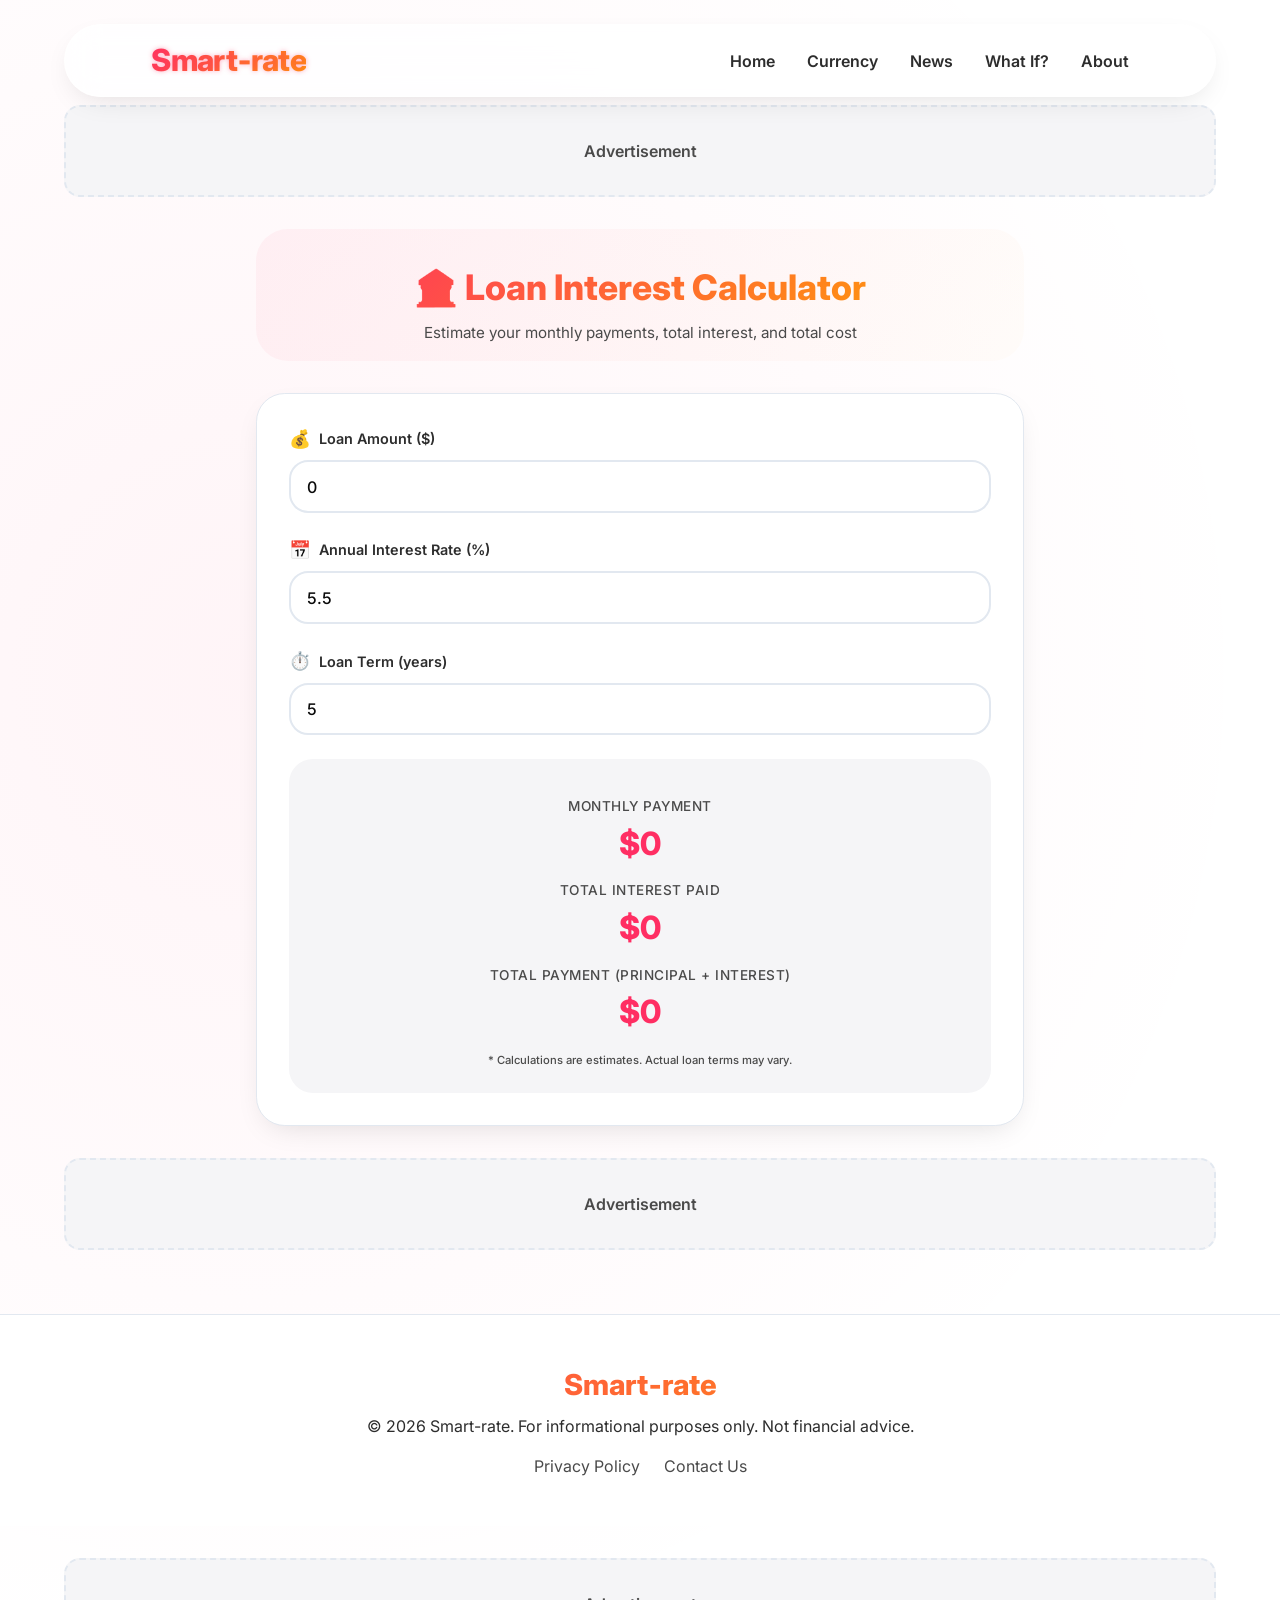
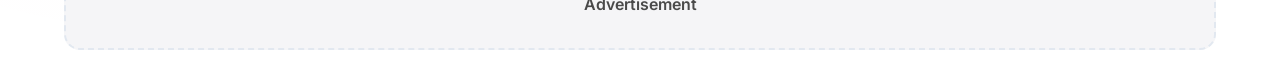
<file: loan.html>
<!DOCTYPE html>
<html lang="en">
<head>
    <meta charset="UTF-8">
    <meta name="viewport" content="width=device-width, initial-scale=1.0, viewport-fit=cover">
    <title>Loan Interest Calculator – Smart-rate</title>
    <meta name="description" content="Calculate your monthly loan payments, total interest, and total payment. Free, fast, and privacy-first.">
    <link rel="canonical" href="https://www.smart-rate.com/loan.html">
    <meta property="og:title" content="Loan Interest Calculator – Smart-rate">
    <meta property="og:description" content="Plan your finances with our easy loan calculator.">
    <meta name="keywords" content="loan calculator, interest calculator, monthly payment, amortization, finance tool">
    <!-- ADSENSE_VERIFICATION_CODE_HERE -->
    <link rel="preconnect" href="https://fonts.googleapis.com">
    <link rel="preconnect" href="https://fonts.gstatic.com" crossorigin>
    <link href="https://fonts.googleapis.com/css2?family=Inter:opsz,wght@14..32,300;14..32,400;14..32,500;14..32,600;14..32,700;14..32,800&display=swap" rel="stylesheet">
    <link rel="stylesheet" href="style.css">
    <style>
        /* Loan page specific styles – inherits all colors from style.css */
        .loan-hero {
            text-align: center;
            margin-bottom: 2rem;
            padding: 2rem 1rem 1rem;
            background: linear-gradient(135deg, rgba(255,46,99,0.05), rgba(255,165,0,0.02));
            border-radius: 2rem;
        }
        .loan-hero h1 {
            font-size: 2.2rem;
            font-weight: 800;
            background: linear-gradient(135deg, var(--primary), var(--accent));
            -webkit-background-clip: text;
            background-clip: text;
            color: transparent;
            margin-bottom: 0.5rem;
        }
        .loan-hero p {
            color: var(--text-tertiary);
            font-size: 0.95rem;
        }
        .loan-card {
            background: var(--surface);
            border-radius: 1.8rem;
            padding: 2rem;
            box-shadow: var(--card-shadow);
            border: 1px solid var(--border);
            margin-bottom: 2rem;
        }
        .input-group {
            margin-bottom: 1.5rem;
        }
        .input-group label {
            display: flex;
            align-items: center;
            gap: 0.5rem;
            font-weight: 600;
            margin-bottom: 0.5rem;
            color: var(--text-secondary);
            font-size: 0.9rem;
        }
        .input-group label span {
            font-size: 1.1rem;
        }
        .input-group input {
            width: 100%;
            padding: 0.9rem 1rem;
            border: 2px solid var(--border);
            border-radius: 1.2rem;
            background: var(--bg);
            color: var(--text-primary);
            font-size: 1rem;
            font-weight: 500;
            transition: all 0.2s;
            outline: none;
            font-family: 'Inter', monospace;
        }
        .input-group input:focus {
            border-color: var(--primary);
            box-shadow: 0 0 0 3px rgba(255,46,99,0.2);
        }
        .result-area {
            background: var(--surface-variant);
            border-radius: 1.5rem;
            padding: 1.5rem;
            margin-top: 1.5rem;
            text-align: center;
        }
        .result-item {
            margin: 0.8rem 0;
        }
        .result-label {
            font-size: 0.85rem;
            text-transform: uppercase;
            letter-spacing: 0.5px;
            color: var(--text-tertiary);
        }
        .result-value {
            font-size: 2rem;
            font-weight: 800;
            color: var(--primary);
            margin-top: 0.2rem;
        }
        .result-value small {
            font-size: 0.9rem;
            font-weight: 400;
        }
        .result-note {
            font-size: 0.7rem;
            color: var(--text-tertiary);
            margin-top: 1rem;
        }
        @media (max-width: 640px) {
            .loan-card { padding: 1.2rem; }
            .result-value { font-size: 1.5rem; }
            .loan-hero h1 { font-size: 1.7rem; }
        }
    </style>
</head>
<body>
   

    <header>
        <div class="container header-container">
            <div class="brand">Smart‑rate</div>
            <nav class="main-nav">
                <ul>
                    <li><a href="index.html">Home</a></li>
                    <li><a href="currency.html">Currency</a></li>
                    <li><a href="news.html">News</a></li>
                    <li><a href="whatif.html">What If?</a></li>
                    <li><a href="about.html">About</a></li>
                </ul>
            </nav>
            <div class="kebab-menu">
                <button class="kebab-button" id="kebabToggle" aria-label="Menu">☰</button>
                <div class="dropdown-content" id="kebabDropdown">
                    <a href="index.html">Home</a>
                    <a href="currency.html">Currency</a>
                    <a href="news.html">News</a>
                    <a href="whatif.html">What If?</a>
                    <a href="about.html">About</a>
                    <a href="privacy.html">Privacy</a>
                    <a href="contact.html">Contact</a>
                </div>
            </div>
        </div>
    </header>

    <main>
        <div class="ad-container"><div class="ad-placeholder ad-top">Advertisement</div></div>

        <div class="container" style="max-width: 800px; margin: 2rem auto;">
            <div class="loan-hero">
                <h1>🏦 Loan Interest Calculator</h1>
                <p>Estimate your monthly payments, total interest, and total cost</p>
            </div>

            <div class="loan-card">
                <div class="input-group">
                    <label><span>💰</span> Loan Amount ($)</label>
                    <input type="number" id="loanAmount" value="25,000" placeholder="Enter loan amount" inputmode="numeric">
                </div>
                <div class="input-group">
                    <label><span>📅</span> Annual Interest Rate (%)</label>
                    <input type="number" id="interestRate" value="5.5" step="0.1" placeholder="e.g., 5.5">
                </div>
                <div class="input-group">
                    <label><span>⏱️</span> Loan Term (years)</label>
                    <input type="number" id="loanTerm" value="5" step="1" placeholder="Years">
                </div>

                <div class="result-area">
                    <div class="result-item">
                        <div class="result-label">Monthly Payment</div>
                        <div class="result-value" id="monthlyPayment">$0.00</div>
                    </div>
                    <div class="result-item">
                        <div class="result-label">Total Interest Paid</div>
                        <div class="result-value" id="totalInterest">$0.00</div>
                    </div>
                    <div class="result-item">
                        <div class="result-label">Total Payment (Principal + Interest)</div>
                        <div class="result-value" id="totalPayment">$0.00</div>
                    </div>
                    <div class="result-note">* Calculations are estimates. Actual loan terms may vary.</div>
                </div>
            </div>
        </div>

        <div class="ad-container"><div class="ad-placeholder ad-middle">Advertisement</div></div>
    </main>

    <footer>
        <div class="container footer-content">
            <div class="footer-brand">Smart‑rate</div>
            <p>&copy; 2025 Smart-rate. For informational purposes only. Not financial advice.</p>
            <div class="footer-links">
                <a href="privacy.html">Privacy Policy</a>
                <a href="contact.html">Contact Us</a>
            </div>
        </div>
    </footer>

    <div class="ad-container"><div class="ad-placeholder ad-bottom">Advertisement</div></div>

    <script src="main.js"></script>
    <script>
        (function() {
            // DOM elements
            const loanAmountInput = document.getElementById('loanAmount');
            const interestRateInput = document.getElementById('interestRate');
            const loanTermInput = document.getElementById('loanTerm');
            const monthlyPaymentSpan = document.getElementById('monthlyPayment');
            const totalInterestSpan = document.getElementById('totalInterest');
            const totalPaymentSpan = document.getElementById('totalPayment');

            // Helper: format number with commas (thousands separator)
            function formatNumberWithCommas(value) {
                if (value === undefined || value === null || isNaN(value)) return '0';
                let num = parseFloat(value);
                if (isNaN(num)) return '0';
                // For currency, we want 2 decimal places but no forced .00 for integer? Keep as is but with commas
                let formatted = num.toLocaleString('en-US', {
                    minimumFractionDigits: 0,
                    maximumFractionDigits: 2,
                    useGrouping: true
                });
                return formatted;
            }

            // Parse formatted string back to raw number (remove commas)
            function parseFormattedNumber(formattedStr) {
                if (!formattedStr) return 0;
                let cleaned = formattedStr.replace(/,/g, '');
                let num = parseFloat(cleaned);
                return isNaN(num) ? 0 : num;
            }

            // Apply formatting on blur (only when user leaves the field)
            function formatAmountOnBlur() {
                let rawValue = loanAmountInput.value;
                let num = parseFormattedNumber(rawValue);
                if (isNaN(num)) num = 0;
                loanAmountInput.value = formatNumberWithCommas(num);
            }

            // When the field gets focus, remove formatting for easy editing
            function clearFormattingOnFocus() {
                let num = parseFormattedNumber(loanAmountInput.value);
                if (!isNaN(num)) {
                    loanAmountInput.value = num.toString();
                }
            }

            loanAmountInput.addEventListener('blur', formatAmountOnBlur);
            loanAmountInput.addEventListener('focus', clearFormattingOnFocus);
            
            // Initial format
            formatAmountOnBlur();

            // Calculate loan details and format results with commas
            function calculateLoan() {
                let principal = parseFormattedNumber(loanAmountInput.value);
                let annualRate = parseFloat(interestRateInput.value);
                let years = parseFloat(loanTermInput.value);

                // Validate inputs
                if (isNaN(principal) || principal <= 0) principal = 0;
                if (isNaN(annualRate) || annualRate < 0) annualRate = 0;
                if (isNaN(years) || years <= 0) years = 1;

                const monthlyRate = annualRate / 100 / 12;
                const numPayments = years * 12;

                let monthlyPayment = 0;
                let totalPayment = 0;
                let totalInterest = 0;

                if (monthlyRate === 0) {
                    monthlyPayment = principal / numPayments;
                    totalPayment = principal;
                    totalInterest = 0;
                } else {
                    const factor = Math.pow(1 + monthlyRate, numPayments);
                    monthlyPayment = principal * monthlyRate * factor / (factor - 1);
                    if (isNaN(monthlyPayment)) monthlyPayment = 0;
                    totalPayment = monthlyPayment * numPayments;
                    totalInterest = totalPayment - principal;
                }

                // Format with commas and dollar sign
                monthlyPaymentSpan.textContent = `$${formatNumberWithCommas(monthlyPayment)}`;
                totalInterestSpan.textContent = `$${formatNumberWithCommas(totalInterest)}`;
                totalPaymentSpan.textContent = `$${formatNumberWithCommas(totalPayment)}`;
            }

            // Add event listeners (input events for rate and term, blur for amount formatting then recalc)
            interestRateInput.addEventListener('input', calculateLoan);
            loanTermInput.addEventListener('input', calculateLoan);
            loanAmountInput.addEventListener('blur', () => {
                formatAmountOnBlur();
                calculateLoan();
            });
            loanAmountInput.addEventListener('input', () => {
                // During typing, we don't format, but we still want real-time preview? 
                // Better: recalc based on raw value while typing
                let rawAmount = parseFormattedNumber(loanAmountInput.value);
                if (!isNaN(rawAmount)) {
                    let principal = rawAmount;
                    let annualRate = parseFloat(interestRateInput.value);
                    let years = parseFloat(loanTermInput.value);
                    if (isNaN(annualRate)) annualRate = 0;
                    if (isNaN(years)) years = 1;
                    const monthlyRate = annualRate / 100 / 12;
                    const numPayments = years * 12;
                    let monthlyPayment = 0, totalPayment = 0, totalInterest = 0;
                    if (monthlyRate === 0) {
                        monthlyPayment = principal / numPayments;
                        totalPayment = principal;
                        totalInterest = 0;
                    } else if (principal > 0 && numPayments > 0) {
                        const factor = Math.pow(1 + monthlyRate, numPayments);
                        monthlyPayment = principal * monthlyRate * factor / (factor - 1);
                        if (!isNaN(monthlyPayment)) {
                            totalPayment = monthlyPayment * numPayments;
                            totalInterest = totalPayment - principal;
                        }
                    }
                    monthlyPaymentSpan.textContent = `$${formatNumberWithCommas(monthlyPayment)}`;
                    totalInterestSpan.textContent = `$${formatNumberWithCommas(totalInterest)}`;
                    totalPaymentSpan.textContent = `$${formatNumberWithCommas(totalPayment)}`;
                }
            });

            // Initial calculation
            calculateLoan();
        })();

        // Dark mode and kebab menu (same as index.html)
        (function() {
            const toggle = document.getElementById('themeToggle');
            if (toggle) {
                const root = document.body;
                const saved = localStorage.getItem('smartrate-theme');
                if (saved === 'dark') root.classList.add('dark-mode');
                toggle.addEventListener('click', () => {
                    root.classList.toggle('dark-mode');
                    localStorage.setItem('smartrate-theme', root.classList.contains('dark-mode') ? 'dark' : 'light');
                });
            }
            const kebabBtn = document.getElementById('kebabToggle');
            const dropdown = document.getElementById('kebabDropdown');
            if (kebabBtn && dropdown) {
                kebabBtn.addEventListener('click', (e) => {
                    e.stopPropagation();
                    dropdown.classList.toggle('show');
                });
                document.addEventListener('click', (e) => {
                    if (!kebabBtn.contains(e.target) && !dropdown.contains(e.target)) {
                        dropdown.classList.remove('show');
                    }
                });
            }
        })();
    </script>
</body>
</html>
</file>
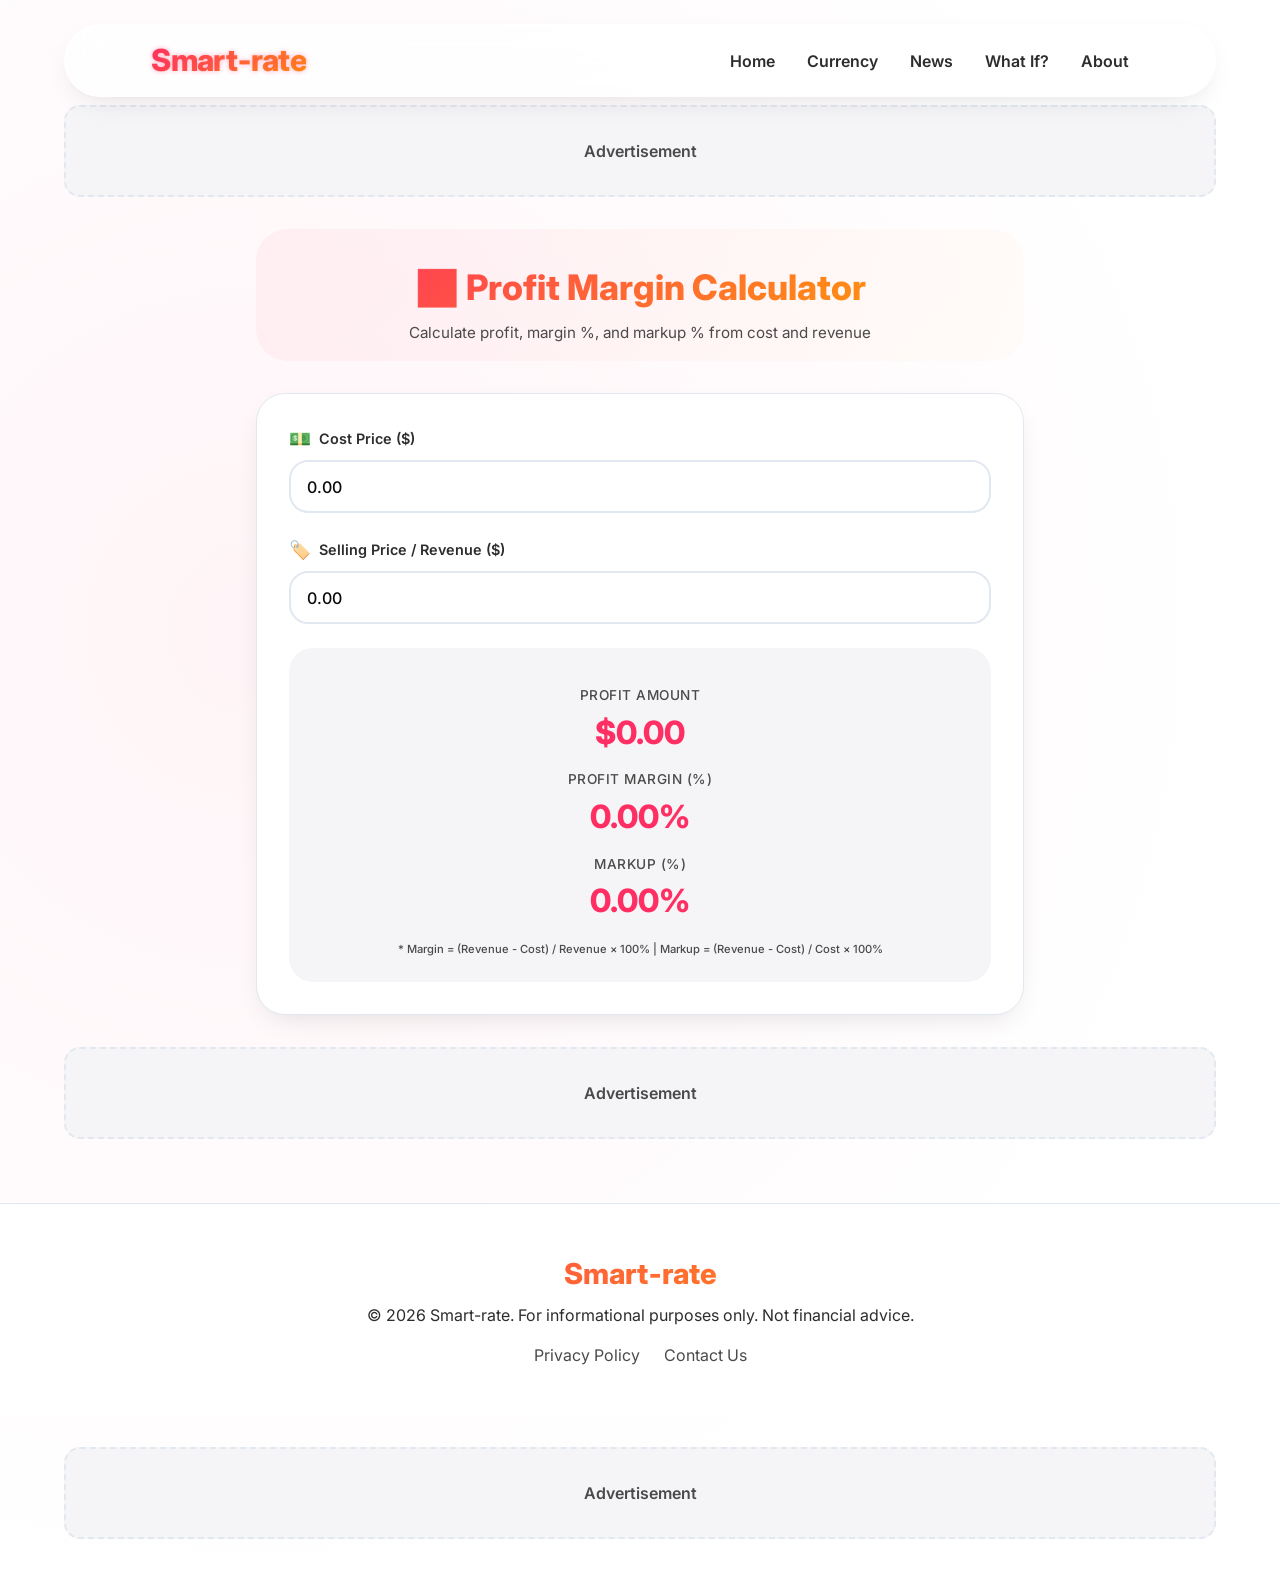
<file: margin.html>
<!DOCTYPE html>
<html lang="en">
<head>
    <meta charset="UTF-8">
    <meta name="viewport" content="width=device-width, initial-scale=1.0, viewport-fit=cover">
    <title>Profit Margin Calculator – Smart-rate</title>
    <meta name="description" content="Calculate profit margin, markup, and profit amount from cost and revenue. Free, fast, and privacy-first.">
    <link rel="canonical" href="https://www.smart-rate.com/margin.html">
    <meta property="og:title" content="Profit Margin Calculator – Smart-rate">
    <meta property="og:description" content="Easily calculate your profit margins and markups.">
    <meta name="keywords" content="profit margin, markup calculator, margin calculator, business finance">
    <!-- ADSENSE_VERIFICATION_CODE_HERE -->
    <link rel="preconnect" href="https://fonts.googleapis.com">
    <link rel="preconnect" href="https://fonts.gstatic.com" crossorigin>
    <link href="https://fonts.googleapis.com/css2?family=Inter:opsz,wght@14..32,300;14..32,400;14..32,500;14..32,600;14..32,700;14..32,800&display=swap" rel="stylesheet">
    <link rel="stylesheet" href="style.css">
    <style>
        /* Margin page specific styles – inherits all colors from style.css */
        .margin-hero {
            text-align: center;
            margin-bottom: 2rem;
            padding: 2rem 1rem 1rem;
            background: linear-gradient(135deg, rgba(255,46,99,0.05), rgba(255,165,0,0.02));
            border-radius: 2rem;
        }
        .margin-hero h1 {
            font-size: 2.2rem;
            font-weight: 800;
            background: linear-gradient(135deg, var(--primary), var(--accent));
            -webkit-background-clip: text;
            background-clip: text;
            color: transparent;
            margin-bottom: 0.5rem;
        }
        .margin-hero p {
            color: var(--text-tertiary);
            font-size: 0.95rem;
        }
        .margin-card {
            background: var(--surface);
            border-radius: 1.8rem;
            padding: 2rem;
            box-shadow: var(--card-shadow);
            border: 1px solid var(--border);
            margin-bottom: 2rem;
        }
        .input-group {
            margin-bottom: 1.5rem;
        }
        .input-group label {
            display: flex;
            align-items: center;
            gap: 0.5rem;
            font-weight: 600;
            margin-bottom: 0.5rem;
            color: var(--text-secondary);
            font-size: 0.9rem;
        }
        .input-group label span {
            font-size: 1.1rem;
        }
        .input-group input {
            width: 100%;
            padding: 0.9rem 1rem;
            border: 2px solid var(--border);
            border-radius: 1.2rem;
            background: var(--bg);
            color: var(--text-primary);
            font-size: 1rem;
            font-weight: 500;
            transition: all 0.2s;
            outline: none;
            font-family: 'Inter', monospace;
        }
        .input-group input:focus {
            border-color: var(--primary);
            box-shadow: 0 0 0 3px rgba(255,46,99,0.2);
        }
        .result-area {
            background: var(--surface-variant);
            border-radius: 1.5rem;
            padding: 1.5rem;
            margin-top: 1.5rem;
            text-align: center;
        }
        .result-item {
            margin: 0.8rem 0;
        }
        .result-label {
            font-size: 0.85rem;
            text-transform: uppercase;
            letter-spacing: 0.5px;
            color: var(--text-tertiary);
        }
        .result-value {
            font-size: 2rem;
            font-weight: 800;
            color: var(--primary);
            margin-top: 0.2rem;
        }
        .result-value small {
            font-size: 0.9rem;
            font-weight: 400;
        }
        .result-note {
            font-size: 0.7rem;
            color: var(--text-tertiary);
            margin-top: 1rem;
        }
        @media (max-width: 640px) {
            .margin-card { padding: 1.2rem; }
            .result-value { font-size: 1.5rem; }
            .margin-hero h1 { font-size: 1.7rem; }
        }
    </style>
</head>
<body>
   

    <header>
        <div class="container header-container">
            <div class="brand">Smart‑rate</div>
            <nav class="main-nav">
                <ul>
                    <li><a href="index.html">Home</a></li>
                    <li><a href="currency.html">Currency</a></li>
                    <li><a href="news.html">News</a></li>
                    <li><a href="whatif.html">What If?</a></li>
                    <li><a href="about.html">About</a></li>
                </ul>
            </nav>
            <div class="kebab-menu">
                <button class="kebab-button" id="kebabToggle" aria-label="Menu">☰</button>
                <div class="dropdown-content" id="kebabDropdown">
                    <a href="index.html">Home</a>
                    <a href="currency.html">Currency</a>
                    <a href="news.html">News</a>
                    <a href="whatif.html">What If?</a>
                    <a href="about.html">About</a>
                    <a href="privacy.html">Privacy</a>
                    <a href="contact.html">Contact</a>
                </div>
            </div>
        </div>
    </header>

    <main>
        <div class="ad-container"><div class="ad-placeholder ad-top">Advertisement</div></div>

        <div class="container" style="max-width: 800px; margin: 2rem auto;">
            <div class="margin-hero">
                <h1>📊 Profit Margin Calculator</h1>
                <p>Calculate profit, margin %, and markup % from cost and revenue</p>
            </div>

            <div class="margin-card">
                <div class="input-group">
                    <label><span>💵</span> Cost Price ($)</label>
                    <input type="number" id="costPrice" value="1,000" placeholder="Enter cost price" inputmode="numeric">
                </div>
                <div class="input-group">
                    <label><span>🏷️</span> Selling Price / Revenue ($)</label>
                    <input type="number" id="sellingPrice" value="1,500" placeholder="Enter selling price" inputmode="numeric">
                </div>

                <div class="result-area">
                    <div class="result-item">
                        <div class="result-label">Profit Amount</div>
                        <div class="result-value" id="profitAmount">$0.00</div>
                    </div>
                    <div class="result-item">
                        <div class="result-label">Profit Margin (%)</div>
                        <div class="result-value" id="profitMargin">0.00%</div>
                    </div>
                    <div class="result-item">
                        <div class="result-label">Markup (%)</div>
                        <div class="result-value" id="markupPercent">0.00%</div>
                    </div>
                    <div class="result-note">* Margin = (Revenue - Cost) / Revenue × 100%  |  Markup = (Revenue - Cost) / Cost × 100%</div>
                </div>
            </div>
        </div>

        <div class="ad-container"><div class="ad-placeholder ad-middle">Advertisement</div></div>
    </main>

    <footer>
        <div class="container footer-content">
            <div class="footer-brand">Smart‑rate</div>
            <p>&copy; 2025 Smart-rate. For informational purposes only. Not financial advice.</p>
            <div class="footer-links">
                <a href="privacy.html">Privacy Policy</a>
                <a href="contact.html">Contact Us</a>
            </div>
        </div>
    </footer>

    <div class="ad-container"><div class="ad-placeholder ad-bottom">Advertisement</div></div>

    <script src="main.js"></script>
    <script>
        (function() {
            // DOM elements
            const costInput = document.getElementById('costPrice');
            const sellingInput = document.getElementById('sellingPrice');
            const profitAmountSpan = document.getElementById('profitAmount');
            const profitMarginSpan = document.getElementById('profitMargin');
            const markupPercentSpan = document.getElementById('markupPercent');

            // Helper: format number with commas (thousands separator)
            function formatNumberWithCommas(value, decimals = 2) {
                if (value === undefined || value === null || isNaN(value)) return '0';
                let num = parseFloat(value);
                if (isNaN(num)) return '0';
                let formatted = num.toLocaleString('en-US', {
                    minimumFractionDigits: decimals,
                    maximumFractionDigits: decimals,
                    useGrouping: true
                });
                return formatted;
            }

            // Parse formatted string back to raw number (remove commas)
            function parseFormattedNumber(formattedStr) {
                if (!formattedStr) return 0;
                let cleaned = formattedStr.replace(/,/g, '');
                let num = parseFloat(cleaned);
                return isNaN(num) ? 0 : num;
            }

            // Apply formatting on blur (only when user leaves the field)
            function formatCostOnBlur() {
                let rawValue = costInput.value;
                let num = parseFormattedNumber(rawValue);
                if (isNaN(num)) num = 0;
                costInput.value = formatNumberWithCommas(num);
            }
            function formatSellingOnBlur() {
                let rawValue = sellingInput.value;
                let num = parseFormattedNumber(rawValue);
                if (isNaN(num)) num = 0;
                sellingInput.value = formatNumberWithCommas(num);
            }
            // When the field gets focus, remove formatting for easy editing
            function clearCostFormatting() {
                let num = parseFormattedNumber(costInput.value);
                if (!isNaN(num)) {
                    costInput.value = num.toString();
                }
            }
            function clearSellingFormatting() {
                let num = parseFormattedNumber(sellingInput.value);
                if (!isNaN(num)) {
                    sellingInput.value = num.toString();
                }
            }

            costInput.addEventListener('blur', formatCostOnBlur);
            costInput.addEventListener('focus', clearCostFormatting);
            sellingInput.addEventListener('blur', formatSellingOnBlur);
            sellingInput.addEventListener('focus', clearSellingFormatting);
            
            // Initial formatting
            formatCostOnBlur();
            formatSellingOnBlur();

            // Calculate margin and markup
            function calculateMargin() {
                let cost = parseFormattedNumber(costInput.value);
                let revenue = parseFormattedNumber(sellingInput.value);

                if (isNaN(cost)) cost = 0;
                if (isNaN(revenue)) revenue = 0;

                let profit = revenue - cost;
                let marginPercent = 0;
                let markupPercent = 0;

                if (revenue !== 0) {
                    marginPercent = (profit / revenue) * 100;
                }
                if (cost !== 0) {
                    markupPercent = (profit / cost) * 100;
                }

                profitAmountSpan.textContent = `$${formatNumberWithCommas(profit)}`;
                profitMarginSpan.textContent = `${marginPercent.toFixed(2)}%`;
                markupPercentSpan.textContent = `${markupPercent.toFixed(2)}%`;
            }

            // Event listeners: recalc on input (while typing) and on blur after formatting
            costInput.addEventListener('input', calculateMargin);
            sellingInput.addEventListener('input', calculateMargin);
            costInput.addEventListener('blur', () => {
                formatCostOnBlur();
                calculateMargin();
            });
            sellingInput.addEventListener('blur', () => {
                formatSellingOnBlur();
                calculateMargin();
            });

            // Initial calculation
            calculateMargin();
        })();

        // Dark mode and kebab menu (same as index.html)
        (function() {
            const toggle = document.getElementById('themeToggle');
            if (toggle) {
                const root = document.body;
                const saved = localStorage.getItem('smartrate-theme');
                if (saved === 'dark') root.classList.add('dark-mode');
                toggle.addEventListener('click', () => {
                    root.classList.toggle('dark-mode');
                    localStorage.setItem('smartrate-theme', root.classList.contains('dark-mode') ? 'dark' : 'light');
                });
            }
            const kebabBtn = document.getElementById('kebabToggle');
            const dropdown = document.getElementById('kebabDropdown');
            if (kebabBtn && dropdown) {
                kebabBtn.addEventListener('click', (e) => {
                    e.stopPropagation();
                    dropdown.classList.toggle('show');
                });
                document.addEventListener('click', (e) => {
                    if (!kebabBtn.contains(e.target) && !dropdown.contains(e.target)) {
                        dropdown.classList.remove('show');
                    }
                });
            }
        })();
    </script>
</body>
</html>
</file>
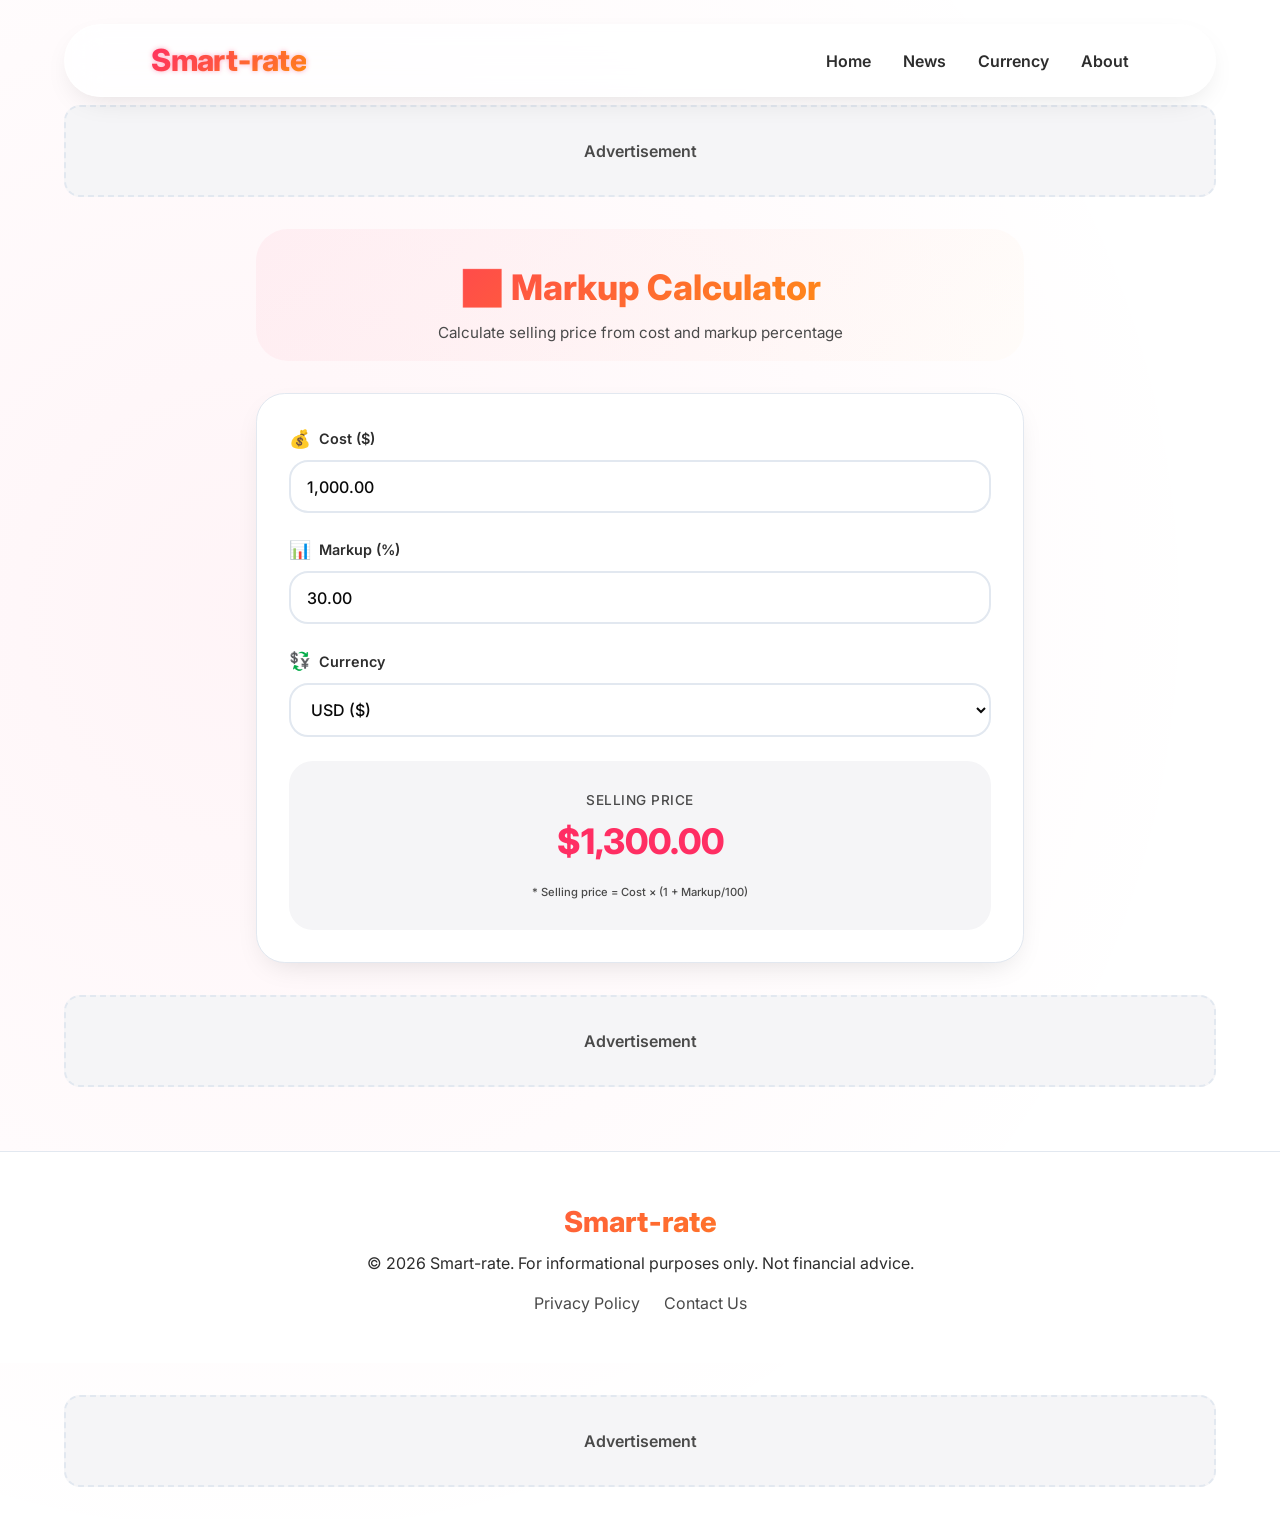
<file: markup.html>
<!DOCTYPE html>
<html lang="en">
<head>
    <meta charset="UTF-8">
    <meta name="viewport" content="width=device-width, initial-scale=1.0, viewport-fit=cover">
    <meta name="keywords" content="currency converter, financial calculators, salary to hourly, VAT calculator, loan interest calculator, markup calculator, profit margin, investment simulator, crypto news, free finance tools">
    <title>Markup Calculator – Smart-rate</title>
    <meta name="description" content="Calculate selling price from cost and markup percentage. Easy, fast, and free.">
    <link rel="canonical" href="https://www.smart-rate.com/markup.html">
    <link rel="stylesheet" href="style.css">
    <link href="https://fonts.googleapis.com/css2?family=Inter:opsz,wght@14..32,300;14..32,400;14..32,500;14..32,600;14..32,700;14..32,800&display=swap" rel="stylesheet">
    <style>
        /* Markup page specific styles – inherits all colors from style.css */
        .markup-hero {
            text-align: center;
            margin-bottom: 2rem;
            padding: 2rem 1rem 1rem;
            background: linear-gradient(135deg, rgba(255,46,99,0.05), rgba(255,165,0,0.02));
            border-radius: 2rem;
        }
        .markup-hero h1 {
            font-size: 2.2rem;
            font-weight: 800;
            background: linear-gradient(135deg, var(--primary), var(--accent));
            -webkit-background-clip: text;
            background-clip: text;
            color: transparent;
            margin-bottom: 0.5rem;
        }
        .markup-hero p {
            color: var(--text-tertiary);
            font-size: 0.95rem;
        }
        .markup-card {
            background: var(--surface);
            border-radius: 1.8rem;
            padding: 2rem;
            box-shadow: var(--card-shadow);
            border: 1px solid var(--border);
            margin-bottom: 2rem;
        }
        .input-group {
            margin-bottom: 1.5rem;
        }
        .input-group label {
            display: flex;
            align-items: center;
            gap: 0.5rem;
            font-weight: 600;
            margin-bottom: 0.5rem;
            color: var(--text-secondary);
            font-size: 0.9rem;
        }
        .input-group label span {
            font-size: 1.1rem;
        }
        .input-group input, .input-group select {
            width: 100%;
            padding: 0.9rem 1rem;
            border: 2px solid var(--border);
            border-radius: 1.2rem;
            background: var(--bg);
            color: var(--text-primary);
            font-size: 1rem;
            font-weight: 500;
            transition: all 0.2s;
            outline: none;
            font-family: 'Inter', monospace;
        }
        .input-group input:focus, .input-group select:focus {
            border-color: var(--primary);
            box-shadow: 0 0 0 3px rgba(255,46,99,0.2);
        }
        .result-area {
            background: var(--surface-variant);
            border-radius: 1.5rem;
            padding: 1.8rem;
            margin-top: 1.5rem;
            text-align: center;
        }
        .result-label {
            font-size: 0.85rem;
            text-transform: uppercase;
            letter-spacing: 0.5px;
            color: var(--text-tertiary);
        }
        .result-value {
            font-size: 2.2rem;
            font-weight: 800;
            color: var(--primary);
            margin-top: 0.3rem;
            word-break: break-word;
        }
        .result-note {
            font-size: 0.7rem;
            color: var(--text-tertiary);
            margin-top: 1rem;
        }
        @media (max-width: 640px) {
            .markup-card { padding: 1.2rem; }
            .result-value { font-size: 1.6rem; }
            .markup-hero h1 { font-size: 1.7rem; }
        }
    </style>
</head>
<body>
    

    <header>
        <div class="container header-container">
            <div class="brand">Smart‑rate</div>
            <nav class="main-nav">
                <ul>
                    <li><a href="index.html">Home</a></li>
                    <li><a href="news.html">News</a></li>
                    <li><a href="currency.html">Currency</a></li>
                    <li><a href="about.html">About</a></li>
                </ul>
            </nav>
            <div class="kebab-menu">
                <button class="kebab-button" id="kebabToggle" aria-label="Menu">☰</button>
                <div class="dropdown-content" id="kebabDropdown">
                    <a href="index.html">Home</a>
                    <a href="news.html">News</a>
                    <a href="about.html">About</a>
                    <a href="privacy.html">Privacy</a>
                    <a href="contact.html">Contact</a>
                </div>
            </div>
        </div>
    </header>

    <main>
        <div class="ad-container"><div class="ad-placeholder ad-top">Advertisement</div></div>

        <div class="container" style="max-width: 800px; margin: 2rem auto;">
            <div class="markup-hero">
                <h1>📈 Markup Calculator</h1>
                <p>Calculate selling price from cost and markup percentage</p>
            </div>

            <div class="markup-card">
                <div class="input-group">
                    <label><span>💰</span> Cost ($)</label>
                    <input type="text" id="markupCost" value="1,000.00" placeholder="Enter cost" inputmode="numeric">
                </div>
                <div class="input-group">
                    <label><span>📊</span> Markup (%)</label>
                    <input type="text" id="markupPercent" value="30.00" placeholder="Enter markup percentage" inputmode="numeric">
                </div>
                <div class="input-group">
                    <label><span>💱</span> Currency</label>
                    <select id="currencySelectMarkup">
                        <option value="$" selected>USD ($)</option>
                        <option value="€">EUR (€)</option>
                        <option value="£">GBP (£)</option>
                        <option value="¥">JPY (¥)</option>
                        <option value="₹">INR (₹)</option>
                        <option value="₦">NGN (₦)</option>
                        <option value="A$">AUD (A$)</option>
                        <option value="C$">CAD (C$)</option>
                        <option value="CHF">CHF (CHF)</option>
                        <option value="R">ZAR (R)</option>
                        <option value="₵">GHS (₵)</option>
                        <option value="KSh">KES (KSh)</option>
                        <option value="₫">VND (₫)</option>
                        <option value="₩">KRW (₩)</option>
                        
                    </select>
                </div>

                <div class="result-area">
                    <div class="result-label">Selling Price</div>
                    <div class="result-value" id="sellingPrice">$0.00</div>
                    <div class="result-note">* Selling price = Cost × (1 + Markup/100)</div>
                </div>
            </div>
        </div>

        <div class="ad-container"><div class="ad-placeholder ad-middle">Advertisement</div></div>
    </main>

    <footer>
        <div class="container footer-content">
            <div class="footer-brand">Smart‑rate</div>
            <p>&copy; 2025 Smart-rate. For informational purposes only. Not financial advice.</p>
            <div class="footer-links">
                <a href="privacy.html">Privacy Policy</a>
                <a href="contact.html">Contact Us</a>
            </div>
        </div>
    </footer>

    <div class="ad-container"><div class="ad-placeholder ad-bottom">Advertisement</div></div>

    <script src="main.js"></script>
    <script>
        (function() {
            // DOM elements
            const costInput = document.getElementById('markupCost');
            const markupInput = document.getElementById('markupPercent');
            const currencySelect = document.getElementById('currencySelectMarkup');
            const sellingPriceSpan = document.getElementById('sellingPrice');

            // Helper: format number with commas (thousands separator)
            function formatNumberWithCommas(value, decimals = 2) {
                if (value === undefined || value === null || isNaN(value)) return '0.00';
                let num = parseFloat(value);
                if (isNaN(num)) return '0.00';
                let formatted = num.toLocaleString('en-US', {
                    minimumFractionDigits: decimals,
                    maximumFractionDigits: decimals,
                    useGrouping: true
                });
                return formatted;
            }

            // Parse formatted string back to raw number (remove commas)
            function parseFormattedNumber(formattedStr) {
                if (!formattedStr) return 0;
                let cleaned = formattedStr.replace(/,/g, '');
                let num = parseFloat(cleaned);
                return isNaN(num) ? 0 : num;
            }

            // Formatting on blur and focus for cost input
            function formatCostOnBlur() {
                let rawValue = costInput.value;
                let num = parseFormattedNumber(rawValue);
                if (isNaN(num)) num = 0;
                costInput.value = formatNumberWithCommas(num);
            }
            function clearCostFormatting() {
                let num = parseFormattedNumber(costInput.value);
                if (!isNaN(num)) {
                    costInput.value = num.toString();
                }
            }

            // Formatting on blur and focus for markup input (percentage, keep up to 2 decimals)
            function formatMarkupOnBlur() {
                let rawValue = markupInput.value;
                let num = parseFormattedNumber(rawValue);
                if (isNaN(num)) num = 0;
                markupInput.value = formatNumberWithCommas(num);
            }
            function clearMarkupFormatting() {
                let num = parseFormattedNumber(markupInput.value);
                if (!isNaN(num)) {
                    markupInput.value = num.toString();
                }
            }

            costInput.addEventListener('blur', formatCostOnBlur);
            costInput.addEventListener('focus', clearCostFormatting);
            markupInput.addEventListener('blur', formatMarkupOnBlur);
            markupInput.addEventListener('focus', clearMarkupFormatting);

            // Initial formatting
            formatCostOnBlur();
            formatMarkupOnBlur();

            // Function to update selling price (real-time)
            function updateSellingPrice() {
                let cost = parseFormattedNumber(costInput.value);
                let markup = parseFormattedNumber(markupInput.value);
                if (isNaN(cost)) cost = 0;
                if (isNaN(markup)) markup = 0;
                
                let selling = cost * (1 + markup / 100);
                const symbol = currencySelect.options[currencySelect.selectedIndex].value;
                sellingPriceSpan.textContent = `${symbol}${formatNumberWithCommas(selling)}`;
            }

            // Event listeners: input while typing, change on select, and after formatting
            costInput.addEventListener('input', updateSellingPrice);
            markupInput.addEventListener('input', updateSellingPrice);
            currencySelect.addEventListener('change', updateSellingPrice);
            costInput.addEventListener('blur', () => {
                formatCostOnBlur();
                updateSellingPrice();
            });
            markupInput.addEventListener('blur', () => {
                formatMarkupOnBlur();
                updateSellingPrice();
            });

            // Initial calculation
            updateSellingPrice();
        })();

        // Dark mode and kebab menu (same as index.html)
        (function() {
            const toggle = document.getElementById('themeToggle');
            if (toggle) {
                const root = document.body;
                const saved = localStorage.getItem('smartrate-theme');
                if (saved === 'dark') root.classList.add('dark-mode');
                toggle.addEventListener('click', () => {
                    root.classList.toggle('dark-mode');
                    localStorage.setItem('smartrate-theme', root.classList.contains('dark-mode') ? 'dark' : 'light');
                });
            }
            const kebabBtn = document.getElementById('kebabToggle');
            const dropdown = document.getElementById('kebabDropdown');
            if (kebabBtn && dropdown) {
                kebabBtn.addEventListener('click', (e) => {
                    e.stopPropagation();
                    dropdown.classList.toggle('show');
                });
                document.addEventListener('click', (e) => {
                    if (!kebabBtn.contains(e.target) && !dropdown.contains(e.target)) {
                        dropdown.classList.remove('show');
                    }
                });
            }
        })();
    </script>
</body>
</html>
</file>
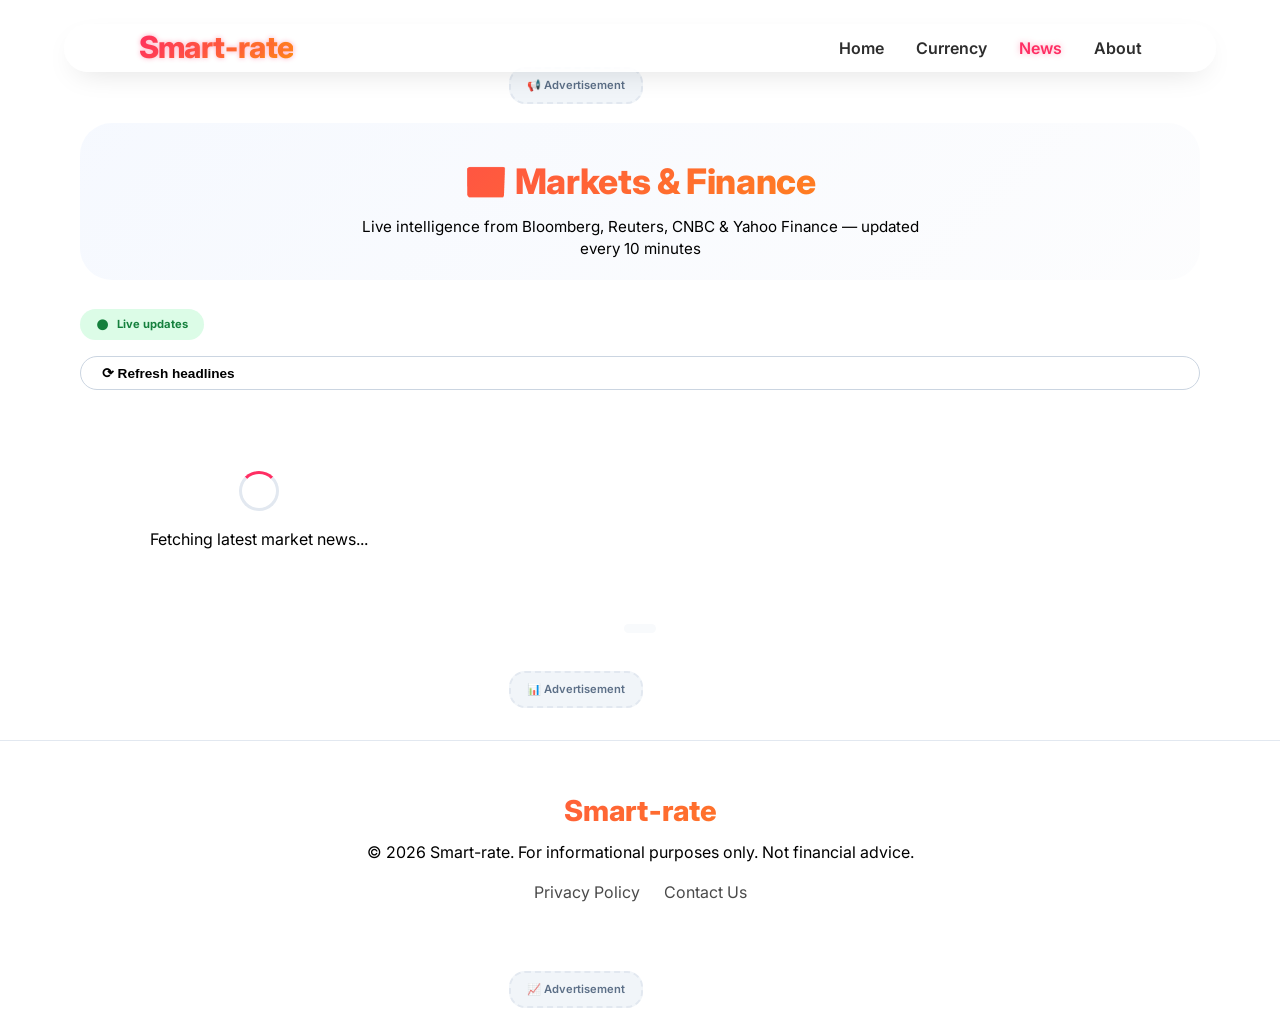
<file: news.html>
<!DOCTYPE html>
<html lang="en">
<head>
    <meta charset="UTF-8">
    <meta name="viewport" content="width=device-width, initial-scale=1.0, viewport-fit=cover">
    <meta name="keywords" content="currency converter, financial calculators, salary to hourly, VAT calculator, loan interest calculator, markup calculator, profit margin, investment simulator, crypto news, free finance tools">
    <meta name="description" content="Live financial headlines from Bloomberg, Reuters, CNBC, and Yahoo Finance. Updated every 10 minutes – stay ahead with Smart‑rate.">
    <title>Financial News – Smart-rate</title>
    <link rel="stylesheet" href="style.css">
    <link href="https://fonts.googleapis.com/css2?family=Inter:opsz,wght@14..32,300;14..32,400;14..32,500;14..32,600;14..32,700;14..32,800&display=swap" rel="stylesheet">
    <style>
        /* ===== MODERN, PROFESSIONAL NEWS PAGE – FULLY RESPONSIVE & ELEGANT ===== */
        :root {
           
            --shadow-sm: 0 2px 8px rgba(0, 0, 0, 0.02), 0 1px 2px rgba(0, 0, 0, 0.03);
            --shadow-md: 0 6px 18px rgba(0, 0, 0, 0.05);
            --shadow-hover: 0 20px 30px -12px rgba(0, 0, 0, 0.12), 0 8px 12px -6px rgba(0, 0, 0, 0.05);
        }

        * {
            margin: 0;
            padding: 0;
            box-sizing: border-box;
        }

        body {
            font-family: 'Inter', system-ui, -apple-system, BlinkMacSystemFont, 'Segoe UI', Roboto, Helvetica, sans-serif;
            background: var(--surface-alt);
            color: var(--text-main);
            line-height: 1.5;
        }

        /* Hero section – matches gradient from currency page */
        .news-hero {
            text-align: center;
            margin-bottom: 1.8rem;
            padding: 2rem 1.2rem 1.2rem;
            background: linear-gradient(135deg, rgba(15, 94, 240, 0.04), rgba(30, 58, 138, 0.01));
            border-radius: 2rem;
        }
        .news-hero h1 {
            font-size: 2.2rem;
            font-weight: 800;
            background:linear-gradient(135deg, var(--primary), var(--accent));
            -webkit-background-clip: text;
            background-clip: text;
            color:transparent;
            margin-bottom: 0.5rem;
            letter-spacing: -0.01em;
        }
        .news-hero p {
            color: var(--text-muted);
            font-size: 0.95rem;
            max-width: 600px;
            margin: 0 auto;
            padding: 0 0.5rem;
        }
        .news-control-bar {
            display: flex;
            justify-content: space-between;
            align-items: center;
            flex-wrap: wrap;
            gap: 1rem;
            margin: 1.2rem 0 1.8rem;
            padding-bottom: 0.75rem;
            border-bottom: 2px solid var(--border-light);
        }
        .live-badge {
            background: #dcfce7;
            color: #15803d;
            padding: 0.3rem 1rem;
            border-radius: 3rem;
            font-size: 0.7rem;
            font-weight: 700;
            display: inline-flex;
            align-items: center;
            gap: 0.5rem;
        }
        .live-badge::before {
            content: "●";
            animation: pulse 1.4s infinite;
            font-size: 0.9rem;
        }
        @keyframes pulse {
            0% { opacity: 0.4; transform: scale(0.9);}
            100% { opacity: 1; transform: scale(1.2);}
        }
        .refresh-news {
            background: transparent;
            border: 1.5px solid #cbd5e1;
            padding: 0.5rem 1.3rem;
            border-radius: 3rem;
            font-weight: 600;
            font-size: 0.85rem;
            cursor: pointer;
            transition: all 0.2s;
            color: var(--text-main);
            display: inline-flex;
            align-items: center;
            gap: 0.4rem;
        }
        .refresh-news:hover {
            border-color: var(--primary);
            background: var(--primary-soft);
            color: var(--primary);
            transform: translateY(-2px);
        }
        /* Responsive grid – beautiful on phone */
        .news-grid {
            display: grid;
            grid-template-columns: repeat(auto-fill, minmax(300px, 1fr));
            gap: 1.5rem;
            margin: 1.5rem 0;
        }
        .news-card {
            background: var(--surface);
            border-radius: 1.5rem;
            padding: 1.4rem;
            transition: all 0.25s ease;
            border: 1px solid var(--border-light);
            box-shadow: var(--shadow-sm);
            cursor: pointer;
            display: flex;
            flex-direction: column;
            height: 100%;
        }
        .news-card:hover {
            transform: translateY(-4px);
            box-shadow: var(--shadow-hover);
            border-color: #cddffa;
        }
        .source-chip {
            display: inline-flex;
            align-items: center;
            gap: 0.4rem;
            background: var(--primary-soft);
            color: var(--primary-dark);
            padding: 0.2rem 0.8rem;
            border-radius: 2rem;
            font-size: 0.7rem;
            font-weight: 700;
            width: fit-content;
            margin-bottom: 1rem;
            letter-spacing: 0.3px;
        }
        .news-card h3 {
            font-size: 1.15rem;
            font-weight: 700;
            line-height: 1.4;
            margin-bottom: 0.75rem;
            color: var(--text-main);
            transition: color 0.2s;
        }
        .news-card:hover h3 {
            color: var(--primary);
        }
        .news-excerpt {
            color: var(--text-muted);
            font-size: 0.875rem;
            line-height: 1.5;
            margin-bottom: 1.2rem;
            flex: 1;
        }
        .card-footer {
            display: flex;
            justify-content: space-between;
            align-items: center;
            margin-top: auto;
            font-size: 0.7rem;
            color: #6c7a91;
            border-top: 1px solid #f0f2f5;
            padding-top: 0.8rem;
        }
        .news-date {
            display: flex;
            align-items: center;
            gap: 0.3rem;
        }
        .read-link {
            font-weight: 700;
            color: var(--primary);
            text-decoration: none;
            font-size: 0.75rem;
            transition: gap 0.2s;
        }
        .read-link:hover {
            text-decoration: underline;
        }
        .loading-container, .error-container {
            text-align: center;
            padding: 2.5rem;
            background: var(--surface);
            border-radius: 1.5rem;
            border: 1px solid var(--border-light);
        }
        .spinner {
            width: 40px;
            height: 40px;
            border: 3px solid #e2e8f0;
            border-top-color: var(--primary);
            border-radius: 50%;
            animation: spin 0.8s linear infinite;
            margin: 0 auto 1rem;
        }
        @keyframes spin { to { transform: rotate(360deg); } }
        .update-timestamp {
            text-align: center;
            font-size: 0.7rem;
            color: #6c7a91;
            background: #f8fafc;
            display: inline-block;
            padding: 0.3rem 1rem;
            border-radius: 2rem;
            width: auto;
            margin-top: 0.5rem;
        }
        .error-message {
            color: #b91c1c;
            background: #fee2e2;
            border-left: 4px solid #b91c1c;
        }
        /* Responsive fine-tuning for phones */
        @media (max-width: 640px) {
            .news-hero {
                margin: 0 0 1rem;
                padding: 1.5rem 0.8rem;
            }
            .news-hero h1 {
                font-size: 1.8rem;
            }
            .news-hero p {
                font-size: 0.85rem;
            }
            .news-control-bar {
                flex-direction: column;
                align-items: stretch;
                gap: 0.8rem;
            }
            .refresh-news {
                justify-content: center;
                width: 100%;
            }
            .news-grid {
                grid-template-columns: 1fr;
                gap: 1.2rem;
            }
            .news-card {
                padding: 1.2rem;
            }
            .news-card h3 {
                font-size: 1rem;
            }
            .source-chip {
                font-size: 0.65rem;
            }
            .read-link {
                font-size: 0.7rem;
            }
            .live-badge {
                font-size: 0.65rem;
                justify-content: center;
            }
            .container {
                padding: 0 0.75rem;
            }
        }
        /* Tablet adjustments */
        @media (min-width: 641px) and (max-width: 900px) {
            .news-grid {
                grid-template-columns: repeat(2, 1fr);
            }
        }
        /* Ad containers consistent */
        .ad-container {
            margin: 1.2rem 0;
            text-align: center;
        }
        .ad-placeholder {
            background: #f1f5f9;
            padding: 0.5rem 1rem;
            border-radius: 1rem;
            font-size: 0.7rem;
            color: #5c6f87;
            display: inline-block;
        }
        .container {
            max-width: 1280px;
            margin-left: auto;
            margin-right: auto;
            padding: 0 1rem;
        }
        footer {
            margin-top: 2rem;
        }
    </style>
</head>
<body>

    <header>
        <div class="container header-container">
            <div class="brand">Smart‑rate</div>
            <nav class="main-nav">
                <ul>
                    <li><a href="index.html">Home</a></li>
                    <li><a href="currency.html">Currency</a></li>
                    <li><a href="news.html" class="active">News</a></li>
                    <li><a href="about.html">About</a></li>
                </ul>
            </nav>
            <div class="kebab-menu">
                <button class="kebab-button" id="kebabToggle" aria-label="Menu">☰</button>
                <div class="dropdown-content" id="kebabDropdown">
                    <a href="index.html">Home</a>
                    <a href="currency.html">Currency</a>
                    <a href="news.html">News</a>
                    <a href="about.html">About</a>
                    <a href="privacy.html">Privacy</a>
                    <a href="contact.html">Contact</a>
                </div>
            </div>
        </div>
    </header>

    <main>
        <div class="ad-container"><div class="ad-placeholder ad-top">📢 Advertisement</div></div>

        <div class="container">
            <div class="news-hero">
                <h1>📰 Markets & Finance</h1>
                <p>Live intelligence from Bloomberg, Reuters, CNBC & Yahoo Finance — updated every 10 minutes</p>
            </div>

            <div class="news-control-bar">
                <span class="live-badge">Live updates</span>
                <button id="refreshNewsBtn" class="refresh-news">⟳ Refresh headlines</button>
            </div>

            <div id="newsGrid" class="news-grid">
                <div class="loading-container">
                    <div class="spinner"></div>
                    <p>Fetching latest market headlines...</p>
                </div>
            </div>

            <div style="text-align: center; margin-bottom: 2rem;">
                <div id="lastUpdated" class="update-timestamp"></div>
            </div>
        </div>

        <div class="ad-container"><div class="ad-placeholder ad-middle">📊 Advertisement</div></div>
    </main>

    <footer>
        <div class="container footer-content">
            <div class="footer-brand">Smart‑rate</div>
            <p>&copy; 2025 Smart-rate. For informational purposes only. Not financial advice.</p>
            <div class="footer-links">
                <a href="privacy.html">Privacy Policy</a>
                <a href="contact.html">Contact Us</a>
            </div>
        </div>
    </footer>

    <div class="ad-container"><div class="ad-placeholder ad-bottom">📈 Advertisement</div></div>

    <script src="main.js"></script>
    <script>
        (function() {
            const newsGrid = document.getElementById('newsGrid');
            const refreshBtn = document.getElementById('refreshNewsBtn');
            const lastUpdatedSpan = document.getElementById('lastUpdated');

            const FEEDS = [
                { url: 'https://www.cnbc.com/id/100003114/device/rss/rss.html', name: 'CNBC' },
                { url: 'https://feeds.bloomberg.com/markets/news.rss', name: 'Bloomberg' },
                { url: 'https://feeds.reuters.com/reuters/businessNews', name: 'Reuters' },
                { url: 'https://feeds.finance.yahoo.com/rss/2.0/headline?s=^GSPC&region=US&lang=en-US', name: 'Yahoo Finance' }
            ];
            const PROXY = 'https://api.rss2json.com/v1/api.json?rss_url=';

            async function fetchFeed(feedUrl, feedName) {
                const fullUrl = PROXY + encodeURIComponent(feedUrl) + `&_=${Date.now()}`;
                try {
                    const res = await fetch(fullUrl, { cache: 'no-store' });
                    if (!res.ok) throw new Error();
                    const data = await res.json();
                    if (data.items && data.items.length) {
                        return data.items.slice(0, 8).map(item => ({
                            title: item.title,
                            description: (item.description || item.content || '').replace(/<[^>]*>/g, '').substring(0, 150),
                            link: item.link,
                            pubDate: item.pubDate,
                            source: feedName
                        }));
                    }
                    return null;
                } catch {
                    return null;
                }
            }

            async function fetchAllFeeds() {
                for (const feed of FEEDS) {
                    const items = await fetchFeed(feed.url, feed.name);
                    if (items && items.length) return { items, source: feed.name };
                    await new Promise(r => setTimeout(r, 300));
                }
                return null;
            }

            function formatSmartDate(dateString) {
                try {
                    const d = new Date(dateString);
                    if (isNaN(d.getTime())) return 'Recently';
                    return d.toLocaleString('en-US', { month: 'short', day: 'numeric', hour: '2-digit', minute: '2-digit' });
                } catch { return 'Recently'; }
            }

            function escapeHtml(str) {
                if (!str) return '';
                return str.replace(/[&<>]/g, m => m === '&' ? '&amp;' : m === '<' ? '&lt;' : '&gt;');
            }

            function renderNews(items, sourceName) {
                if (!items || items.length === 0) {
                    newsGrid.innerHTML = `<div class="error-container error-message">⚠️ No headlines available. Please try refreshing.</div>`;
                    return;
                }
                const cards = items.map(item => {
                    const desc = item.description || 'Click to read the full story.';
                    return `
                        <div class="news-card" onclick="window.open('${item.link}', '_blank')">
                            <div class="source-chip">📡 ${escapeHtml(item.source || sourceName)}</div>
                            <h3>${escapeHtml(item.title)}</h3>
                            <div class="news-excerpt">${escapeHtml(desc.substring(0, 130))}${desc.length > 130 ? '…' : ''}</div>
                            <div class="card-footer">
                                <span class="news-date">🕘 ${formatSmartDate(item.pubDate)}</span>
                                <span class="read-link">Read full →</span>
                            </div>
                        </div>
                    `;
                }).join('');
                newsGrid.innerHTML = cards;
                lastUpdatedSpan.innerText = `Last update: ${new Date().toLocaleTimeString()} · via ${sourceName}`;
            }

            async function loadNews() {
                newsGrid.innerHTML = `<div class="loading-container"><div class="spinner"></div><p>Fetching latest market news...</p></div>`;
                const result = await fetchAllFeeds();
                if (result && result.items) {
                    renderNews(result.items, result.source);
                } else {
                    newsGrid.innerHTML = `<div class="error-container error-message">⚠️ Network issue — couldn't fetch news. Check connection & try again.</div>`;
                    lastUpdatedSpan.innerText = `Last attempt failed — click refresh to retry.`;
                }
            }

            refreshBtn.addEventListener('click', loadNews);
            document.addEventListener('DOMContentLoaded', loadNews);
            setInterval(loadNews, 600000);
        })();
    </script>
</body>
</html>
</file>
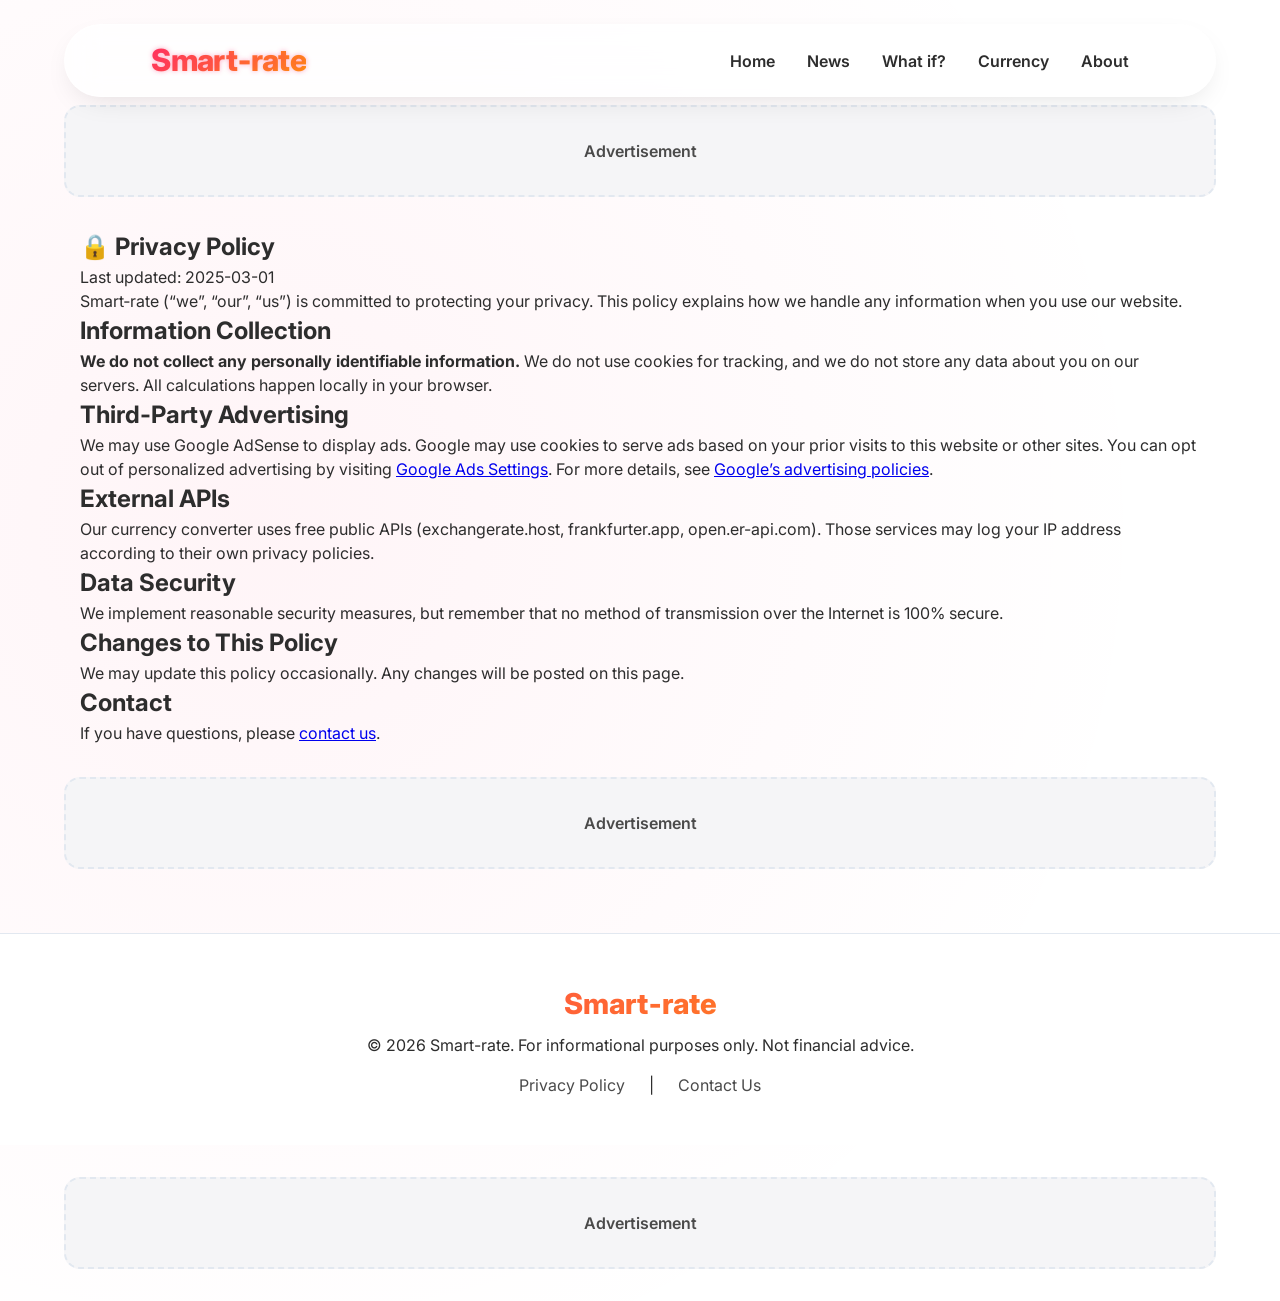
<file: privacy.html>
<!DOCTYPE html>
<html lang="en">
<head>
    <meta charset="UTF-8">
    <meta name="viewport" content="width=device-width, initial-scale=1.0, viewport-fit=cover">
    <title>Privacy Policy – Smart-rate</title>
    <meta name="description" content="Smart-rate privacy policy: we do not collect personal information. Ads are served by Google AdSense, which may use cookies.">
    <link rel="canonical" href="https://www.smart-rate.com/privacy.html">
    <meta property="og:title" content="Privacy Policy – Smart-rate">
    <meta property="og:description" content="We respect your privacy – no data collection, no tracking.">
    <meta name="keywords" content="currency converter, financial calculators, salary to hourly, VAT calculator, loan interest calculator, markup calculator, profit margin, investment simulator, crypto news, free finance tools">
    <!-- ADSENSE_VERIFICATION_CODE_HERE -->
    <link rel="stylesheet" href="style.css">
    <link href="https://fonts.googleapis.com/css2?family=Inter:opsz,wght@14..32,300;14..32,400;14..32,500;14..32,600;14..32,700;14..32,800&display=swap" rel="stylesheet">
</head>
<body>

    <header>
        <div class="container header-container">
            <div class="brand">Smart‑rate</div>
            <nav class="main-nav">
                <ul>
                    <li><a href="index.html">Home</a></li>
                    <li><a href="news.html">News</a></li>
                    <li><a href="whatif.html"> What if?</a></li>
                    <li><a href="currency.html">Currency</a></li>
                    <li><a href="about.html">About</a></li>
                </ul>
            </nav>
            <div class="kebab-menu">
                <button class="kebab-button" id="kebabToggle" aria-label="Menu">☰</button>
                <div class="dropdown-content" id="kebabDropdown">
                    <a href="index.html">Home</a>
                    <a href="news.html">News</a>
                    <a href="whatif.html"> What if?</a>
                    <a href="about.html">About</a>
                    <a href="privacy.html">Privacy</a>
                    <a href="contact.html">Contact</a>
                </div>
            </div>
        </div>
    </header>

    <main>
        <div class="ad-container"><div class="ad-placeholder ad-top">Advertisement</div></div>

        <section class="container privacy-policy">
            <h1>🔒 Privacy Policy</h1>
            <p>Last updated: 2025-03-01</p>
            <p>Smart‑rate (“we”, “our”, “us”) is committed to protecting your privacy. This policy explains how we handle any information when you use our website.</p>
            <h2>Information Collection</h2>
            <p><strong>We do not collect any personally identifiable information.</strong> We do not use cookies for tracking, and we do not store any data about you on our servers. All calculations happen locally in your browser.</p>
            <h2>Third-Party Advertising</h2>
            <p>We may use Google AdSense to display ads. Google may use cookies to serve ads based on your prior visits to this website or other sites. You can opt out of personalized advertising by visiting <a href="https://adssettings.google.com" target="_blank">Google Ads Settings</a>. For more details, see <a href="https://policies.google.com/technologies/ads" target="_blank">Google’s advertising policies</a>.</p>
            <h2>External APIs</h2>
            <p>Our currency converter uses free public APIs (exchangerate.host, frankfurter.app, open.er-api.com). Those services may log your IP address according to their own privacy policies.</p>
            <h2>Data Security</h2>
            <p>We implement reasonable security measures, but remember that no method of transmission over the Internet is 100% secure.</p>
            <h2>Changes to This Policy</h2>
            <p>We may update this policy occasionally. Any changes will be posted on this page.</p>
            <h2>Contact</h2>
            <p>If you have questions, please <a href="contact.html">contact us</a>.</p>
        </section>

        <div class="ad-container"><div class="ad-placeholder ad-middle">Advertisement</div></div>
    </main>

    <footer>
        <div class="container footer-content">
            <div class="footer-brand">Smart‑rate</div>
            <p>&copy; 2025 Smart-rate. For informational purposes only. Not financial advice.</p>
            <div class="footer-links">
                <a href="privacy.html">Privacy Policy</a> | 
                <a href="contact.html">Contact Us</a>
            </div>
        </div>
    </footer>

    <div class="ad-container"><div class="ad-placeholder ad-bottom">Advertisement</div></div>

    <script src="main.js"></script>
</body>
</html>
</file>
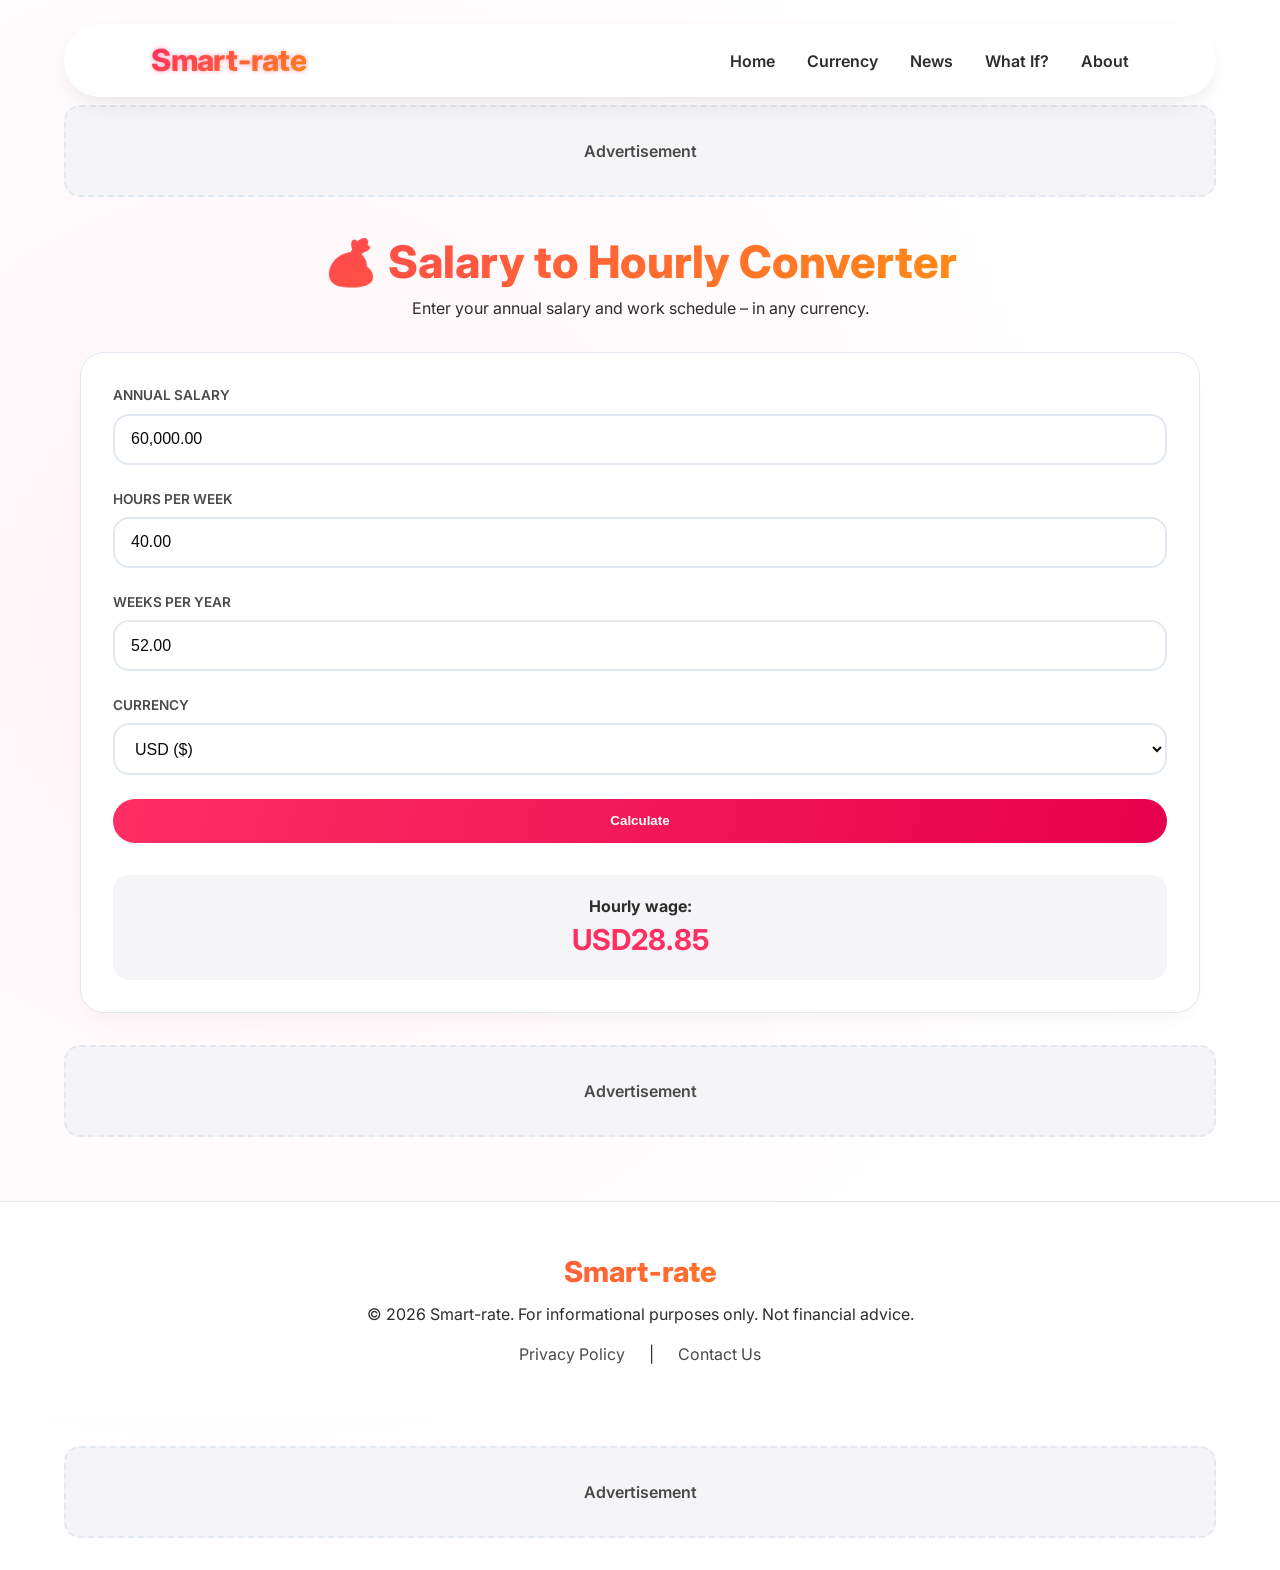
<file: salary.html>
<!DOCTYPE html>
<html lang="en">
<head>
    <meta charset="UTF-8">
    <meta name="viewport" content="width=device-width, initial-scale=1.0, viewport-fit=cover">
    <title>Salary to Hourly – Smart-rate</title>
    <meta name="description" content="Convert your annual salary to an hourly wage in any currency. Instant, accurate results.">
    <link rel="canonical" href="https://www.smart-rate.com/salary.html">
    <link rel="stylesheet" href="style.css">
    <link href="https://fonts.googleapis.com/css2?family=Inter:opsz,wght@14..32,300;14..32,400;14..32,500;14..32,600;14..32,700;14..32,800&display=swap" rel="stylesheet">
    <style>
        /* ===== SALARY PAGE – KEEP EXISTING DESIGN ===== */
        .salary-hero {
            text-align: center;
            margin: 2rem 0;
        }
        .salary-hero h1 {
            font-size: clamp(2rem, 5vw, 2.8rem);
            font-weight: 800;
            background: linear-gradient(135deg, var(--primary, #0d6efd), var(--accent, #6f42c1));
            -webkit-background-clip: text;
            background-clip: text;
            color: transparent;
        }
        .salary-card {
            background: var(--surface, #ffffff);
            border-radius: 1.5rem;
            padding: 2rem;
            margin: 2rem 0;
            border: 1px solid var(--border, #e2e8f0);
            box-shadow: 0 10px 25px -8px rgba(0,0,0,0.05);
        }
        .form-group {
            margin-bottom: 1.5rem;
        }
        .form-group label {
            display: block;
            font-weight: 600;
            font-size: 0.85rem;
            text-transform: uppercase;
            margin-bottom: 0.5rem;
            color: var(--text-tertiary, #64748b);
        }
        .form-group input, .form-group select {
            width: 100%;
            padding: 0.9rem 1rem;
            border: 2px solid var(--border, #e2e8f0);
            border-radius: 1rem;
            background: var(--bg, #ffffff);
            font-size: 1rem;
        }
        .form-group input:focus, .form-group select:focus {
            outline: none;
            border-color: var(--primary, #0d6efd);
            box-shadow: 0 0 0 3px rgba(13,110,253,0.2);
        }
        .btn-calc {
            background: linear-gradient(105deg, var(--primary, #0d6efd), var(--primary-dark, #0b5ed7));
            border: none;
            padding: 0.9rem 1.5rem;
            border-radius: 2.5rem;
            font-weight: 700;
            color: white;
            cursor: pointer;
            width: 100%;
            transition: transform 0.2s;
        }
        .btn-calc:hover {
            transform: translateY(-2px);
        }
        .result-area {
            background: var(--surface-variant, #f8fafc);
            border-radius: 1rem;
            padding: 1.2rem;
            margin-top: 2rem;
            text-align: center;
        }
        .result-area span {
            font-weight: 700;
            color: var(--primary, #0d6efd);
            font-size: 1.8rem;
        }
        @media (max-width: 640px) {
            .salary-card { padding: 1.2rem; }
        }
    </style>
</head>
<body>
    

    <header>
        <div class="container header-container">
            <div class="brand">Smart‑rate</div>
            <nav class="main-nav">
                <ul>
                    <li><a href="index.html">Home</a></li>
                    <li><a href="currency.html">Currency</a></li>
                    <li><a href="news.html">News</a></li>
                    <li><a href="whatif.html">What If?</a></li>
                    <li><a href="about.html">About</a></li>
                </ul>
            </nav>
            <div class="kebab-menu">
                <button class="kebab-button" id="kebabToggle">☰</button>
                <div class="dropdown-content" id="kebabDropdown">
                    <a href="index.html">Home</a>
                    <a href="currency.html">Currency</a>
                    <a href="news.html">News</a>
                    <a href="whatif.html">What If?</a>
                    <a href="about.html">About</a>
                    <a href="privacy.html">Privacy</a>
                    <a href="contact.html">Contact</a>
                </div>
            </div>
        </div>
    </header>

    <main>
        <div class="ad-container"><div class="ad-placeholder ad-top">Advertisement</div></div>
        <div class="container">
            <div class="salary-hero">
                <h1>💰 Salary to Hourly Converter</h1>
                <p>Enter your annual salary and work schedule – in any currency.</p>
            </div>
            <div class="salary-card">
                <div class="form-group">
                    <label for="annualSalary">Annual salary</label>
                    <input type="text" id="annualSalary" placeholder="60000" value="60000" inputmode="decimal">
                </div>
                <div class="form-group">
                    <label for="hoursPerWeek">Hours per week</label>
                    <input type="text" id="hoursPerWeek" value="40" inputmode="decimal">
                </div>
                <div class="form-group">
                    <label for="weeksPerYear">Weeks per year</label>
                    <input type="text" id="weeksPerYear" value="52" inputmode="decimal">
                </div>
                <div class="form-group">
                    <label for="currencySelect">Currency</label>
                    <select id="currencySelect">
                        <option value="$" selected>USD ($)</option>
                        <option value="€">EUR (€)</option>
                        <option value="£">GBP (£)</option>
                        <option value="¥">JPY (¥)</option>
                        <option value="₹">INR (₹)</option>
                        <option value="₦">NGN (₦)</option>
                        <option value="A$">AUD (A$)</option>
                        <option value="C$">CAD (C$)</option>
                        <option value="CHF">CHF</option>
                        <option value="R">ZAR (R)</option>
                        <option value="₵">GHS (₵)</option>
                        <option value="KSh">KES (KSh)</option>
                        <option value="₫">VND (₫)</option>
                        <option value="₩">KRW (₩)</option>
                        <option value="฿">THB (฿)</option>
                        <option value="₺">TRY (₺)</option>
                        <option value="R$">BRL (R$)</option>
                        <option value="₱">PHP (₱)</option>
                        <option value="kr">SEK (kr)</option>
                        <option value="kr">NOK (kr)</option>
                        <option value="zł">PLN (zł)</option>
                    </select>
                </div>
                <button id="calcSalaryBtn" class="btn-calc">Calculate</button>
                <div class="result-area">
                    <p><strong>Hourly wage:</strong></p>
                    <span id="hourlyWage">0.00</span>
                </div>
            </div>
        </div>
        <div class="ad-container"><div class="ad-placeholder ad-middle">Advertisement</div></div>
    </main>

    <footer>
        <div class="container footer-content">
            <div class="footer-brand">Smart‑rate</div>
            <p>&copy; 2025 Smart-rate. For informational purposes only. Not financial advice.</p>
            <div class="footer-links">
                <a href="privacy.html">Privacy Policy</a> | <a href="contact.html">Contact Us</a>
            </div>
        </div>
    </footer>

    <div class="ad-container"><div class="ad-placeholder ad-bottom">Advertisement</div></div>

    <script src="main.js"></script>
    <script>
        // ===== SALARY TO HOURLY – FULLY DEBUGGED =====
        (function() {
            // DOM elements
            const annualInput = document.getElementById('annualSalary');
            const hoursInput = document.getElementById('hoursPerWeek');
            const weeksInput = document.getElementById('weeksPerYear');
            const currencySelect = document.getElementById('currencySelect');
            const calcBtn = document.getElementById('calcSalaryBtn');
            const resultSpan = document.getElementById('hourlyWage');

            // Helper: format number with commas and 2 decimals
            function formatNumber(num) {
                if (isNaN(num)) return '0.00';
                return num.toLocaleString(undefined, { minimumFractionDigits: 2, maximumFractionDigits: 2 });
            }

            // Helper: parse numeric value from input (strip commas)
            function getNumericValue(inputElement) {
                let raw = inputElement.value.replace(/,/g, '');
                let num = parseFloat(raw);
                return isNaN(num) ? 0 : Math.max(0, num); // no negative
            }

            // Update the result calculation
            function updateResult() {
                const annual = getNumericValue(annualInput);
                const hours = getNumericValue(hoursInput);
                const weeks = getNumericValue(weeksInput);
                
                // Prevent division by zero
                const totalHours = (hours * weeks) || 1;
                const hourly = annual / totalHours;
                
                const currencyText = currencySelect.options[currencySelect.selectedIndex].text;
                const symbol = currencyText.split(' ')[0];
                
                resultSpan.innerText = symbol + formatNumber(hourly);
            }

            // Format inputs on blur (add commas, but never block typing)
            function setupCommaFormatting(field) {
                if (!field) return;
                field.addEventListener('blur', function() {
                    let num = getNumericValue(field);
                    field.value = formatNumber(num);
                });
            }

            // Initial formatting (so inputs look nice)
            function formatInitialFields() {
                annualInput.value = formatNumber(getNumericValue(annualInput));
                hoursInput.value = formatNumber(getNumericValue(hoursInput));
                weeksInput.value = formatNumber(getNumericValue(weeksInput));
            }

            // Event listeners
            if (calcBtn) calcBtn.addEventListener('click', updateResult);
            if (currencySelect) currencySelect.addEventListener('change', updateResult);
            
            setupCommaFormatting(annualInput);
            setupCommaFormatting(hoursInput);
            setupCommaFormatting(weeksInput);
            
            // Initialize
            formatInitialFields();
            updateResult(); // ensure correct on page load
        })();
    </script>
</body>
</html>
</file>
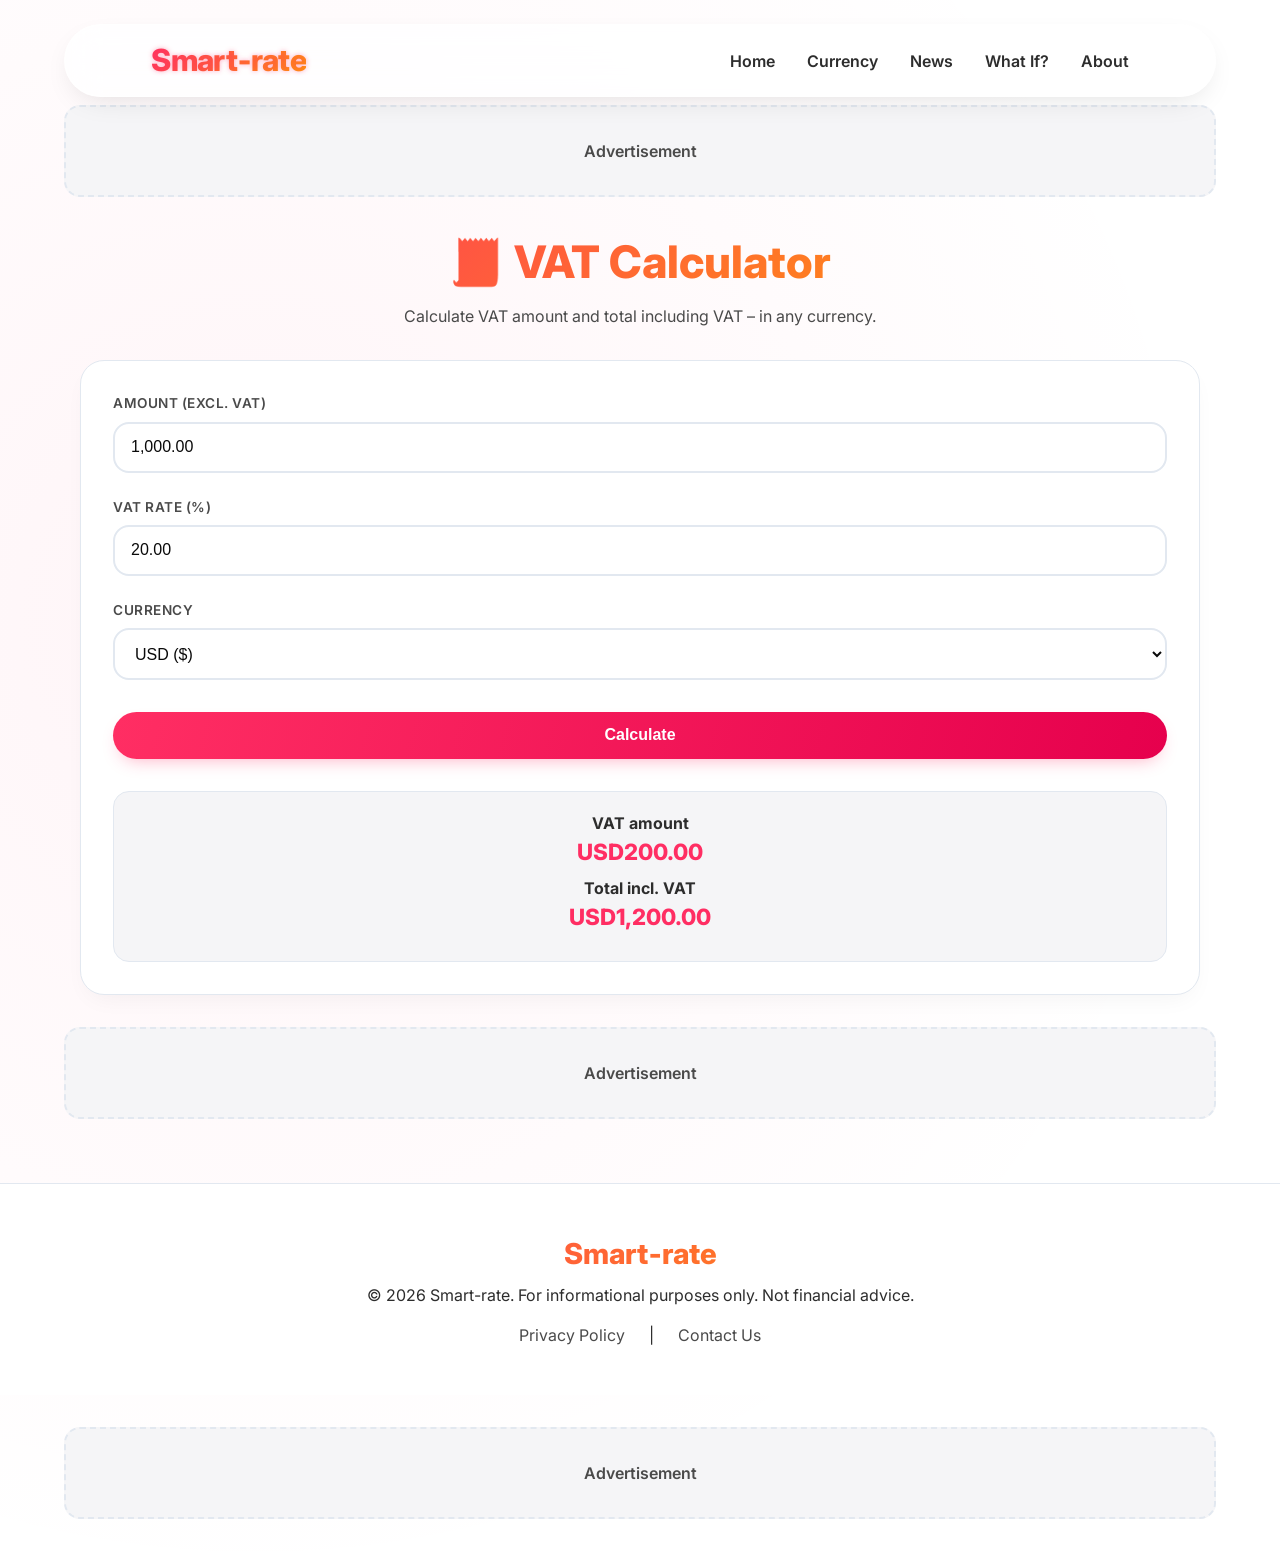
<file: vat.html>
<!DOCTYPE html>
<html lang="en">
<head>
    <meta charset="UTF-8">
    <meta name="viewport" content="width=device-width, initial-scale=1.0, viewport-fit=cover">
    <title>VAT Calculator – Smart-rate</title>
    <meta name="description" content="Calculate VAT amount and total including VAT in any currency. Instant, accurate, and easy to use.">
    <meta name="keywords" content="VAT calculator, VAT amount, tax calculator, finance tools">
    <link rel="canonical" href="https://www.smart-rate.com/vat.html">
    <!-- ADSENSE_VERIFICATION_CODE_HERE -->
    <link rel="preconnect" href="https://fonts.googleapis.com">
    <link rel="preconnect" href="https://fonts.gstatic.com" crossorigin>
    <link href="https://fonts.googleapis.com/css2?family=Inter:opsz,wght@14..32,300;14..32,400;14..32,500;14..32,600;14..32,700;14..32,800&display=swap" rel="stylesheet">
    <link rel="stylesheet" href="style.css">
    <style>
        /* ===== VAT PAGE – CONSISTENT WITH SITE STYLE ===== */
        .vat-hero {
            text-align: center;
            margin: 2rem 0;
        }
        .vat-hero h1 {
            font-size: clamp(2rem, 5vw, 2.8rem);
            font-weight: 800;
            background: linear-gradient(135deg, var(--primary, #0d6efd), var(--accent, #6f42c1));
            -webkit-background-clip: text;
            background-clip: text;
            color: transparent;
            margin-bottom: 0.5rem;
        }
        .vat-hero p {
            color: var(--text-tertiary, #64748b);
            max-width: 600px;
            margin-left: auto;
            margin-right: auto;
        }
        .vat-card {
            background: var(--surface, #ffffff);
            border-radius: 1.5rem;
            padding: 2rem;
            margin: 2rem 0;
            border: 1px solid var(--border, #e2e8f0);
            box-shadow: 0 10px 25px -8px rgba(0,0,0,0.05);
            transition: box-shadow 0.2s;
        }
        .vat-card:hover {
            box-shadow: 0 25px 35px -16px rgba(0,0,0,0.1);
        }
        .form-group {
            margin-bottom: 1.5rem;
        }
        .form-group label {
            display: block;
            font-weight: 600;
            font-size: 0.85rem;
            text-transform: uppercase;
            letter-spacing: 0.5px;
            margin-bottom: 0.5rem;
            color: var(--text-tertiary, #64748b);
        }
        .form-group input,
        .form-group select {
            width: 100%;
            padding: 0.9rem 1rem;
            border: 2px solid var(--border, #e2e8f0);
            border-radius: 1rem;
            background: var(--bg, #ffffff);
            font-size: 1rem;
            transition: all 0.2s;
        }
        .form-group input:focus,
        .form-group select:focus {
            outline: none;
            border-color: var(--primary, #0d6efd);
            box-shadow: 0 0 0 3px var(--primary-soft, rgba(13,110,253,0.2));
        }
        .btn-calc {
            background: linear-gradient(105deg, var(--primary, #0d6efd), var(--primary-dark, #0b5ed7));
            border: none;
            padding: 0.9rem 1.5rem;
            border-radius: 2.5rem;
            font-weight: 700;
            font-size: 1rem;
            color: white;
            cursor: pointer;
            transition: all 0.25s;
            width: 100%;
            margin-top: 0.5rem;
            box-shadow: 0 8px 18px -8px var(--primary-glow, rgba(13,110,253,0.3));
        }
        .btn-calc:hover {
            transform: translateY(-2px);
            box-shadow: 0 14px 26px -8px var(--primary-glow, rgba(13,110,253,0.4));
        }
        .result-area {
            background: var(--surface-variant, #f8fafc);
            border-radius: 1rem;
            padding: 1.2rem;
            margin-top: 2rem;
            text-align: center;
            border: 1px solid var(--border, #e2e8f0);
        }
        .result-area p {
            margin-bottom: 0.5rem;
            font-size: 1rem;
        }
        .result-area span {
            font-weight: 800;
            color: var(--primary, #0d6efd);
            font-size: 1.4rem;
            display: inline-block;
        }
        @media (max-width: 640px) {
            .vat-card {
                padding: 1.2rem;
            }
            .result-area span {
                font-size: 1.2rem;
            }
        }
    </style>
</head>
<body>
 

    <header>
        <div class="container header-container">
            <div class="brand">Smart‑rate</div>
            <nav class="main-nav">
                <ul>
                    <li><a href="index.html">Home</a></li>
                    <li><a href="currency.html">Currency</a></li>
                    <li><a href="news.html">News</a></li>
                    <li><a href="whatif.html">What If?</a></li>
                    <li><a href="about.html">About</a></li>
                </ul>
            </nav>
            <div class="kebab-menu">
                <button class="kebab-button" id="kebabToggle" aria-label="Menu">☰</button>
                <div class="dropdown-content" id="kebabDropdown">
                    <a href="index.html">Home</a>
                    <a href="currency.html">Currency</a>
                    <a href="news.html">News</a>
                    <a href="whatif.html">What If?</a>
                    <a href="about.html">About</a>
                    <a href="privacy.html">Privacy</a>
                    <a href="contact.html">Contact</a>
                </div>
            </div>
        </div>
    </header>

    <main>
        <div class="ad-container"><div class="ad-placeholder ad-top">Advertisement</div></div>

        <div class="container">
            <div class="vat-hero">
                <h1>🧾 VAT Calculator</h1>
                <p>Calculate VAT amount and total including VAT – in any currency.</p>
            </div>

            <div class="vat-card">
                <div class="form-group">
                    <label for="vatAmount">Amount (excl. VAT)</label>
                    <input type="text" id="vatAmount" placeholder="e.g., 1000" value="1000" inputmode="decimal">
                </div>
                <div class="form-group">
                    <label for="vatRate">VAT rate (%)</label>
                    <input type="text" id="vatRate" value="20" inputmode="decimal">
                </div>
                <div class="form-group">
                    <label for="currencySelect">Currency</label>
                    <select id="currencySelect">
                        <option value="$" selected>USD ($)</option>
                        <option value="€">EUR (€)</option>
                        <option value="£">GBP (£)</option>
                        <option value="¥">JPY (¥)</option>
                        <option value="₹">INR (₹)</option>
                        <option value="₦">NGN (₦)</option>
                        <option value="A$">AUD (A$)</option>
                        <option value="C$">CAD (C$)</option>
                        <option value="CHF">CHF (CHF)</option>
                        <option value="R">ZAR (R)</option>
                        <option value="₵">GHS (₵)</option>
                        <option value="KSh">KES (KSh)</option>
                        <option value="₫">VND (₫)</option>
                        <option value="₩">KRW (₩)</option>
                        <option value="฿">THB (฿)</option>
                        <option value="₺">TRY (₺)</option>
                        <option value="R$">BRL (R$)</option>
                        <option value="₱">PHP (₱)</option>
                        <option value="kr">SEK (kr)</option>
                        <option value="kr">NOK (kr)</option>
                        <option value="zł">PLN (zł)</option>
                    </select>
                </div>
                <button id="calcVatBtn" class="btn-calc">Calculate</button>

                <div class="result-area">
                    <p><strong>VAT amount</strong><br><span id="vatAmountResult">0.00</span></p>
                    <p><strong>Total incl. VAT</strong><br><span id="vatTotalResult">0.00</span></p>
                </div>
            </div>
        </div>

        <div class="ad-container"><div class="ad-placeholder ad-middle">Advertisement</div></div>
    </main>

    <footer>
        <div class="container footer-content">
            <div class="footer-brand">Smart‑rate</div>
            <p>&copy; 2025 Smart-rate. For informational purposes only. Not financial advice.</p>
            <div class="footer-links">
                <a href="privacy.html">Privacy Policy</a> | <a href="contact.html">Contact Us</a>
            </div>
        </div>
    </footer>

    <div class="ad-container"><div class="ad-placeholder ad-bottom">Advertisement</div></div>

    <script src="main.js"></script>
    <script>
        // ===== VAT CALCULATOR – FULLY CORRECTED =====
        (function() {
            // DOM elements
            const amountInput = document.getElementById('vatAmount');
            const rateInput = document.getElementById('vatRate');
            const currencySelect = document.getElementById('currencySelect');
            const calcBtn = document.getElementById('calcVatBtn');
            const vatResultSpan = document.getElementById('vatAmountResult');
            const totalResultSpan = document.getElementById('vatTotalResult');

            // Helper: format number with commas and 2 decimals
            function formatNumber(num) {
                if (isNaN(num)) return '0.00';
                return num.toLocaleString(undefined, { minimumFractionDigits: 2, maximumFractionDigits: 2 });
            }

            // Helper: get numeric value from formatted input (strip commas)
            function getNumericValue(inputElement) {
                let raw = inputElement.value.replace(/,/g, '');
                let num = parseFloat(raw);
                return isNaN(num) ? 0 : num;
            }

            // Helper: update the result display
            function updateResult() {
                const amount = getNumericValue(amountInput);
                const rate = getNumericValue(rateInput);
                // Prevent negative values (treat as 0)
                const safeAmount = Math.max(0, amount);
                const safeRate = Math.max(0, rate);
                
                const vat = safeAmount * safeRate / 100;
                const total = safeAmount + vat;
                
                const currencyText = currencySelect.options[currencySelect.selectedIndex].text;
                const symbol = currencyText.split(' ')[0];
                
                vatResultSpan.innerText = symbol + formatNumber(vat);
                totalResultSpan.innerText = symbol + formatNumber(total);
            }

            // Comma formatting on blur (does not interfere with typing)
            function setupCommaFormatting(field) {
                if (!field) return;
                field.addEventListener('blur', function() {
                    let num = getNumericValue(field);
                    field.value = formatNumber(num);
                });
            }

            // Also format on page load (initial values)
            function formatInitialFields() {
                amountInput.value = formatNumber(getNumericValue(amountInput));
                rateInput.value = formatNumber(getNumericValue(rateInput));
            }

            // Event listeners
            if (calcBtn) {
                calcBtn.addEventListener('click', updateResult);
            }
            // Optional: also update when currency changes (real‑time)
            if (currencySelect) {
                currencySelect.addEventListener('change', updateResult);
            }
            // Format fields on blur
            setupCommaFormatting(amountInput);
            setupCommaFormatting(rateInput);
            
            // Initial setup
            formatInitialFields();
            updateResult(); // ensure result is correct on page load
        })();
    </script>
</body>
</html>
</file>
<file: style.css>
/* ========== SMART-RATE – SPICY FIXED CSS ========== */

/* ----- LIGHT MODE (default) ----- */
:root {
    --primary: #ff2e63;
    --primary-dark: #e6004d;
    --primary-glow: rgba(255, 46, 99, 0.4);
    --accent: #ffa500;
    --bg: #ffffff;
    --surface: #ffffff;
    --surface-variant: #f5f5f7;
    --border: #e2e8f0;
    --text-primary: #0a0a0a;
    --text-secondary: #2d2d2d;
    --text-tertiary: #4a4a4a;
    --card-shadow: 0 10px 30px -12px rgba(0, 0, 0, 0.15);
    --hover-glow: 0 0 15px var(--primary-glow);
    --gradient-bg: radial-gradient(circle at 20% 40%, rgba(255,46,99,0.05), transparent 70%);
}



/* ----- RESET & GLOBAL ----- */
* {
    margin: 0;
    padding: 0;
    box-sizing: border-box;
    transition: background-color 0.3s ease, color 0.2s ease, border-color 0.2s ease;
}

body {
    font-family: 'Inter', system-ui, sans-serif;
    background: var(--bg);
    color: var(--text-secondary);
    line-height: 1.5;
    scroll-behavior: smooth;
    background-image: var(--gradient-bg);
}

.container {
    width: 90%;
    max-width: 1280px;
    margin: 0 auto;
    padding: 0 1rem;
}

/* ----- THEME TOGGLE BUTTON (spicy) ----- */
.theme-toggle-btn {
    position: fixed;
    bottom: 2rem;
    right: 2rem;
    z-index: 1000;
    background: var(--primary);
    border: none;
    width: 52px;
    height: 52px;
    border-radius: 50%;
    font-size: 1.6rem;
    cursor: pointer;
    box-shadow: var(--card-shadow);
    transition: 0.2s;
    color: white;
    display: flex;
    align-items: center;
    justify-content: center;
}
.theme-toggle-btn:hover {
    transform: scale(1.1);
    box-shadow: var(--hover-glow);
}

/* ----- HEADER (glass, fixed) ----- */
header {
    position: sticky;
    top: 1.5rem;
    z-index: 50;
    width: 90%;
    max-width: 1280px;
    margin: 0 auto;
    background: rgba(255, 255, 255, 0.8);
    backdrop-filter: blur(16px);
    border-radius: 3rem;
    border: 1px solid rgba(255,255,255,0.3);
    box-shadow: var(--card-shadow);
}


.header-container {
    display: flex;
    align-items: center;
    justify-content: space-between;
    padding: 0.8rem 1.8rem;
}

.brand {
    font-size: 1.9rem;
    font-weight: 800;
    background: linear-gradient(135deg, var(--primary), var(--accent));
    -webkit-background-clip: text;
    background-clip: text;
    color: transparent;
    letter-spacing: -0.02em;
    text-shadow: 0 0 5px var(--primary-glow);
}

.main-nav ul {
    display: flex;
    gap: 2rem;
    list-style: none;
}

.main-nav a {
    text-decoration: none;
    font-weight: 600;
    color: var(--text-secondary);
    transition: 0.2s;
}
.main-nav a:hover, .main-nav a.active {
    color: var(--primary);
    text-shadow: 0 0 6px var(--primary-glow);
}

/* kebab menu (mobile) */
.kebab-menu { display: none; position: relative; }
.kebab-button { background: none; border: none; font-size: 2rem; cursor: pointer; color: var(--text-secondary); }
.dropdown-content { display: none; position: absolute; right: 0; top: 3rem; background: var(--surface); border: 1px solid var(--border); border-radius: 1rem; padding: 0.5rem; min-width: 140px; backdrop-filter: blur(8px); z-index: 200; }
.dropdown-content a { display: block; padding: 0.6rem 1rem; text-decoration: none; color: var(--text-secondary); }
.dropdown-content a:hover { background: var(--primary-soft); color: var(--primary); }
.show { display: block; }

/* ----- HERO (intense glow) ----- */
.hero {
    padding: 5rem 0 4rem;
    position: relative;
}
.hero-inner {
    display: flex;
    align-items: center;
    gap: 3rem;
    flex-wrap: wrap;
}
.hero-content { flex: 1; min-width: 280px; }
.hero-badge {
    background: var(--primary-soft);
    color: var(--primary);
    padding: 0.25rem 1rem;
    border-radius: 2rem;
    font-weight: 600;
    font-size: 0.85rem;
    display: inline-block;
    margin-bottom: 1rem;
}
.hero h1 {
    font-size: clamp(2.5rem, 5vw, 4rem);
    font-weight: 800;
    line-height: 1.2;
    background: linear-gradient(135deg, var(--primary), var(--accent));
    -webkit-background-clip: text;
    background-clip: text;
    color: transparent;
    margin-bottom: 1.5rem;
}
.hero p {
    font-size: 1.2rem;
    color: var(--text-tertiary);
    margin-bottom: 2rem;
}
.hero-buttons {
    display: flex;
    gap: 1rem;
    flex-wrap: wrap;
}
.btn {
    padding: 0.8rem 1.8rem;
    border-radius: 3rem;
    font-weight: 700;
    text-decoration: none;
    transition: 0.2s;
    display: inline-flex;
    align-items: center;
    gap: 0.5rem;
}
.btn-primary {
    background: linear-gradient(135deg, var(--primary), var(--primary-dark));
    color: white;
    box-shadow: 0 4px 12px var(--primary-glow);
}
.btn-primary:hover {
    transform: translateY(-3px);
    box-shadow: 0 8px 20px var(--primary-glow);
}
.btn-secondary {
    background: transparent;
    border: 2px solid var(--primary);
    color: var(--primary);
}
.btn-secondary:hover {
    background: var(--primary);
    color: white;
    border-color: transparent;
}
.hero-visual { flex: 1; min-width: 260px; display: flex; flex-direction: column; gap: 1rem; }
.floating-card {
    background: var(--surface);
    border-radius: 1.5rem;
    padding: 1.2rem;
    box-shadow: var(--card-shadow);
    border: 1px solid var(--border);
    backdrop-filter: blur(4px);
    transition: 0.2s;
}
.floating-card strong { font-size: 1.5rem; display: block; margin: 0.3rem 0; }
.floating-card:hover { transform: translateY(-5px); box-shadow: var(--hover-glow); }
.delay-1 { align-self: flex-end; animation-delay: 1s; }
@keyframes float {
    0% { transform: translateY(0px); }
    50% { transform: translateY(-8px); }
    100% { transform: translateY(0px); }
}
.floating-card { animation: float 4s infinite ease-in-out; }

/* ----- CARDS (for calculators) ----- */
/* ----- CARDS (for calculators) – CENTERED FIX ----- */
.section-header { text-align: center; margin: 4rem 0 2rem; }
.section-header h2 { font-size: 2.2rem; font-weight: 800; background: linear-gradient(135deg, var(--primary), var(--accent)); -webkit-background-clip: text; background-clip: text; color: transparent; }

/* Card grid – centered horizontally */
/* ----- CARDS – CENTERED & ALIGNED ----- */
.section-header {
    text-align: center;
    margin: 4rem 0 2rem;
}
.section-header h2 {
    font-size: 2.2rem;
    font-weight: 800;
    background: linear-gradient(135deg, var(--primary), var(--accent));
    -webkit-background-clip: text;
    background-clip: text;
    color: transparent;
}

/* Grid container – now centered */
.card-grid {
    display: grid;
    grid-template-columns: repeat(auto-fit, minmax(300px, 1fr));
    gap: 2rem;
    margin: 2rem auto;  /* auto left/right centers the grid */
    justify-content: center;
    max-width: 1200px;   /* optional – keeps grid from stretching too wide */
    width: 100%;
}

/* Cards – equal height, flex column, bottom-aligned links */
.card {
    display: flex;
    flex-direction: column;
    height: 100%;
    background: var(--surface);
    border-radius: 1.5rem;
    padding: 1.8rem;
    border: 1px solid var(--border);
    transition: all 0.25s;
    box-shadow: var(--card-shadow);
}
.card p {
    flex-grow: 1;
    margin-bottom: 1rem;
}
.card-link {
    margin-top: auto;
}
.card:hover {
    transform: translateY(-8px);
    border-color: var(--primary);
    box-shadow: var(--hover-glow);
}
.card-icon {
    font-size: 2.5rem;
    margin-bottom: 1rem;
}
.card h3 {
    font-size: 1.4rem;
    margin-bottom: 0.5rem;
}
.card h3 a {
    text-decoration: none;
    color: var(--text-primary);
}
.card h3 a:hover {
    color: var(--primary);
}
.card p {
    color: var(--text-tertiary);
    margin-bottom: 1rem;
}
.card-link {
    font-weight: 700;
    color: var(--primary);
    text-decoration: none;
    font-size: 0.9rem;
}
.card:hover {
    transform: translateY(-8px);
    border-color: var(--primary);
    box-shadow: var(--hover-glow);
}
.card-icon { font-size: 2.5rem; margin-bottom: 1rem; }
.card h3 { font-size: 1.4rem; margin-bottom: 0.5rem; }
.card h3 a { text-decoration: none; color: var(--text-primary); }
.card h3 a:hover { color: var(--primary); }
.card p { color: var(--text-tertiary); margin-bottom: 1rem; }
.card-link { font-weight: 700; color: var(--primary); text-decoration: none; font-size: 0.9rem; }
/* ----- FORMS & CALCULATOR CARDS ----- */
.form-group {
    margin-bottom: 1.2rem;
}

label {
    display: block;
    font-weight: 600;
    margin-bottom: 0.3rem;
    color: var(--text-secondary);
}
input, select {
    width: 100%;
    padding: 0.7rem 1rem;
    border-radius: 0.8rem;
    border: 1px solid var(--border);
    background: var(--bg);
    color: var(--text-primary);
    font-size: 1rem;
}
input:focus, select:focus {
    outline: none;
    border-color: var(--primary);
}
button {
    background: var(--primary);
    color: white;
    border: none;
    padding: 0.8rem 1.5rem;
    border-radius: 2rem;
    font-weight: 600;
    cursor: pointer;
    transition: 0.2s;
    width: 100%;
}
button:hover {
    background: var(--primary-dark);
    transform: translateY(-2px);
}
.result-area {
    margin-top: 1.5rem;
    padding: 1rem;
    background: var(--surface-variant);
    border-radius: 1rem;
    text-align: center;
    font-weight: 500;
}

/* ----- AD PLACEHOLDERS ----- */
.ad-container { width: 90%; max-width: 1200px; margin: 2rem auto; }
.ad-placeholder {
    background: var(--surface-variant);
    border: 2px dashed var(--border);
    padding: 2rem;
    text-align: center;
    border-radius: 1rem;
    color: var(--text-tertiary);
    font-weight: 600;
}

/* ----- FOOTER ----- */
footer {
    background: var(--surface);
    border-top: 1px solid var(--border);
    padding: 3rem 0;
    margin-top: 4rem;
}
.footer-brand { font-size: 1.8rem; font-weight: 800; background: linear-gradient(135deg, var(--primary), var(--accent)); -webkit-background-clip: text; background-clip: text; color: transparent; margin-bottom: 0.5rem; }
.footer-content { text-align: center; }
.footer-links { display: flex; justify-content: center; gap: 1.5rem; margin-top: 1rem; }
.footer-links a { text-decoration: none; color: var(--text-tertiary); }
.footer-links a:hover { color: var(--primary); }

/* ----- RESPONSIVE ----- */
@media (max-width: 768px) {
    .main-nav { display: none; }
    .kebab-menu { display: block; }
    .hero-inner { flex-direction: column; text-align: center; }
    .hero-buttons { justify-content: center; }
    .delay-1 { align-self: center; }
    .card-grid { grid-template-columns: 1fr; }
    .footer-links { flex-direction: column; gap: 0.8rem; }
    .theme-toggle-btn { bottom: 1rem; right: 1rem; width: 44px; height: 44px; font-size: 1.2rem; }
}
</file>
